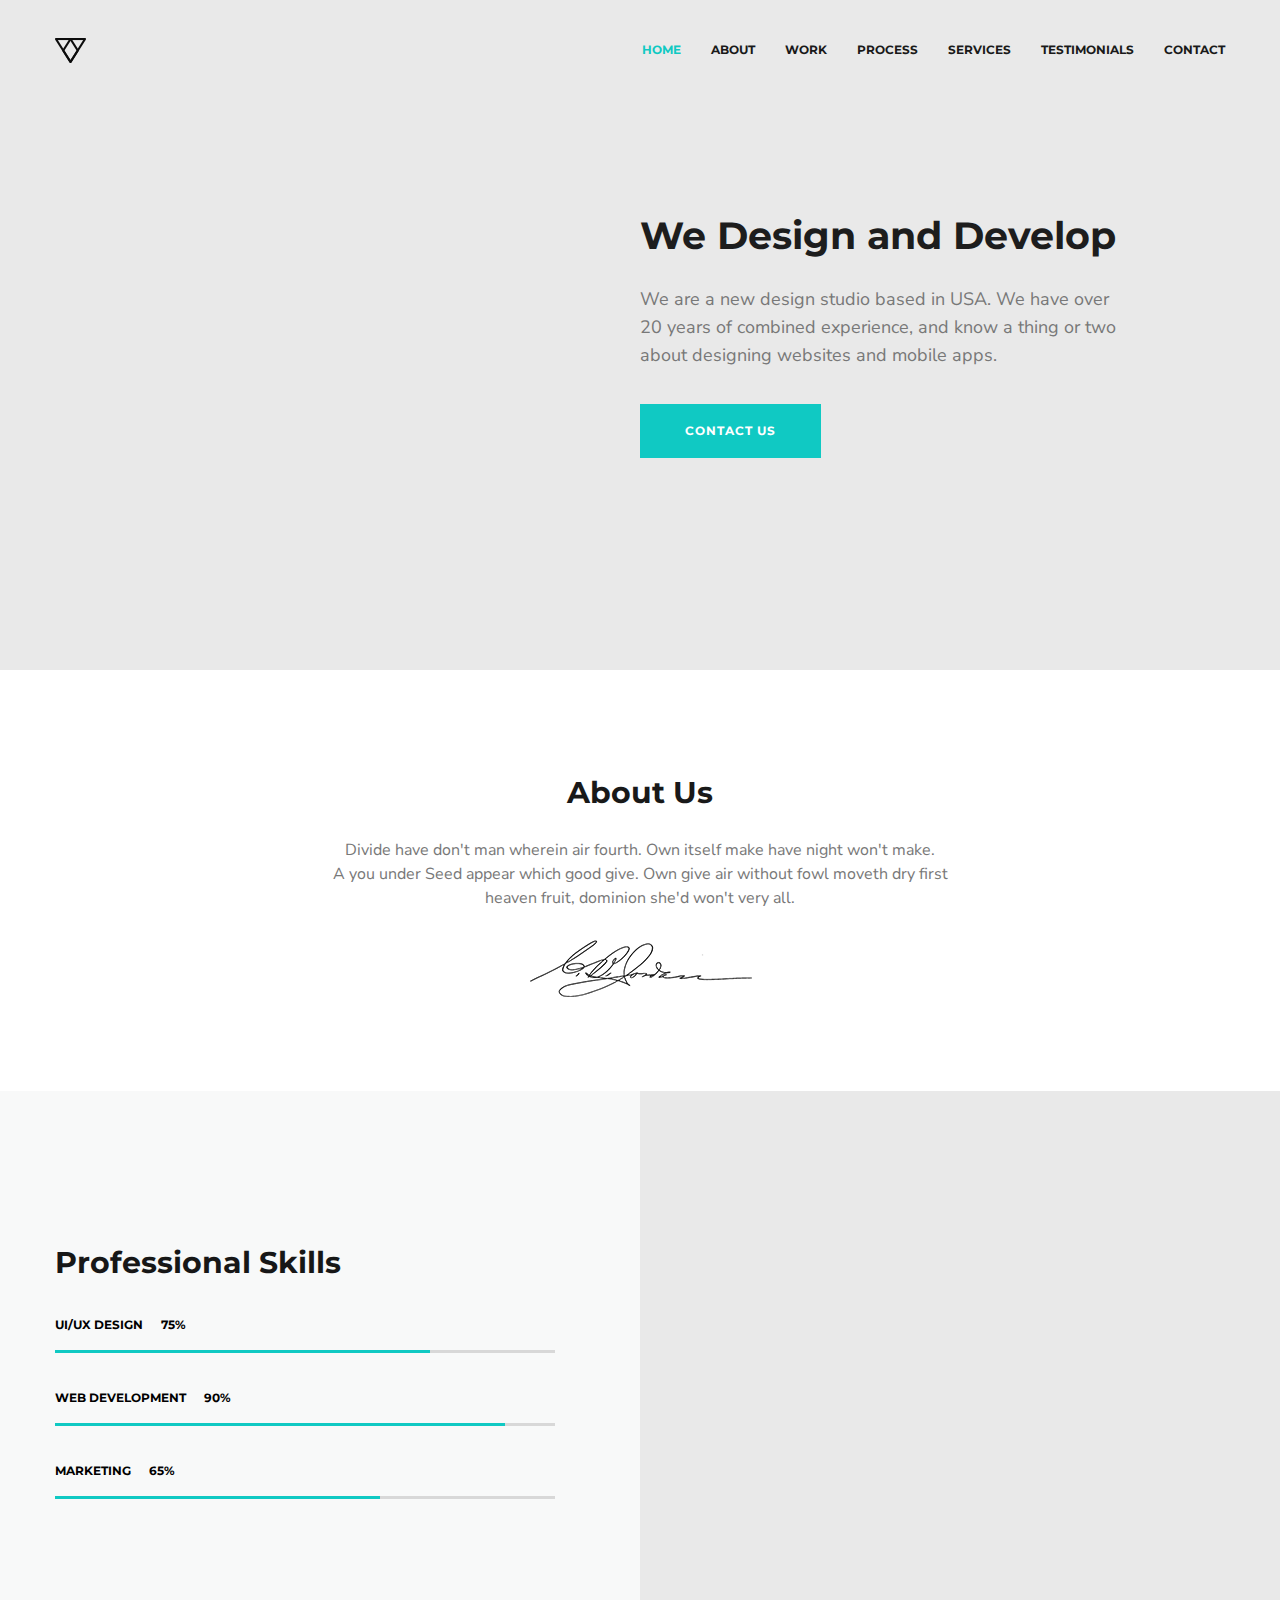
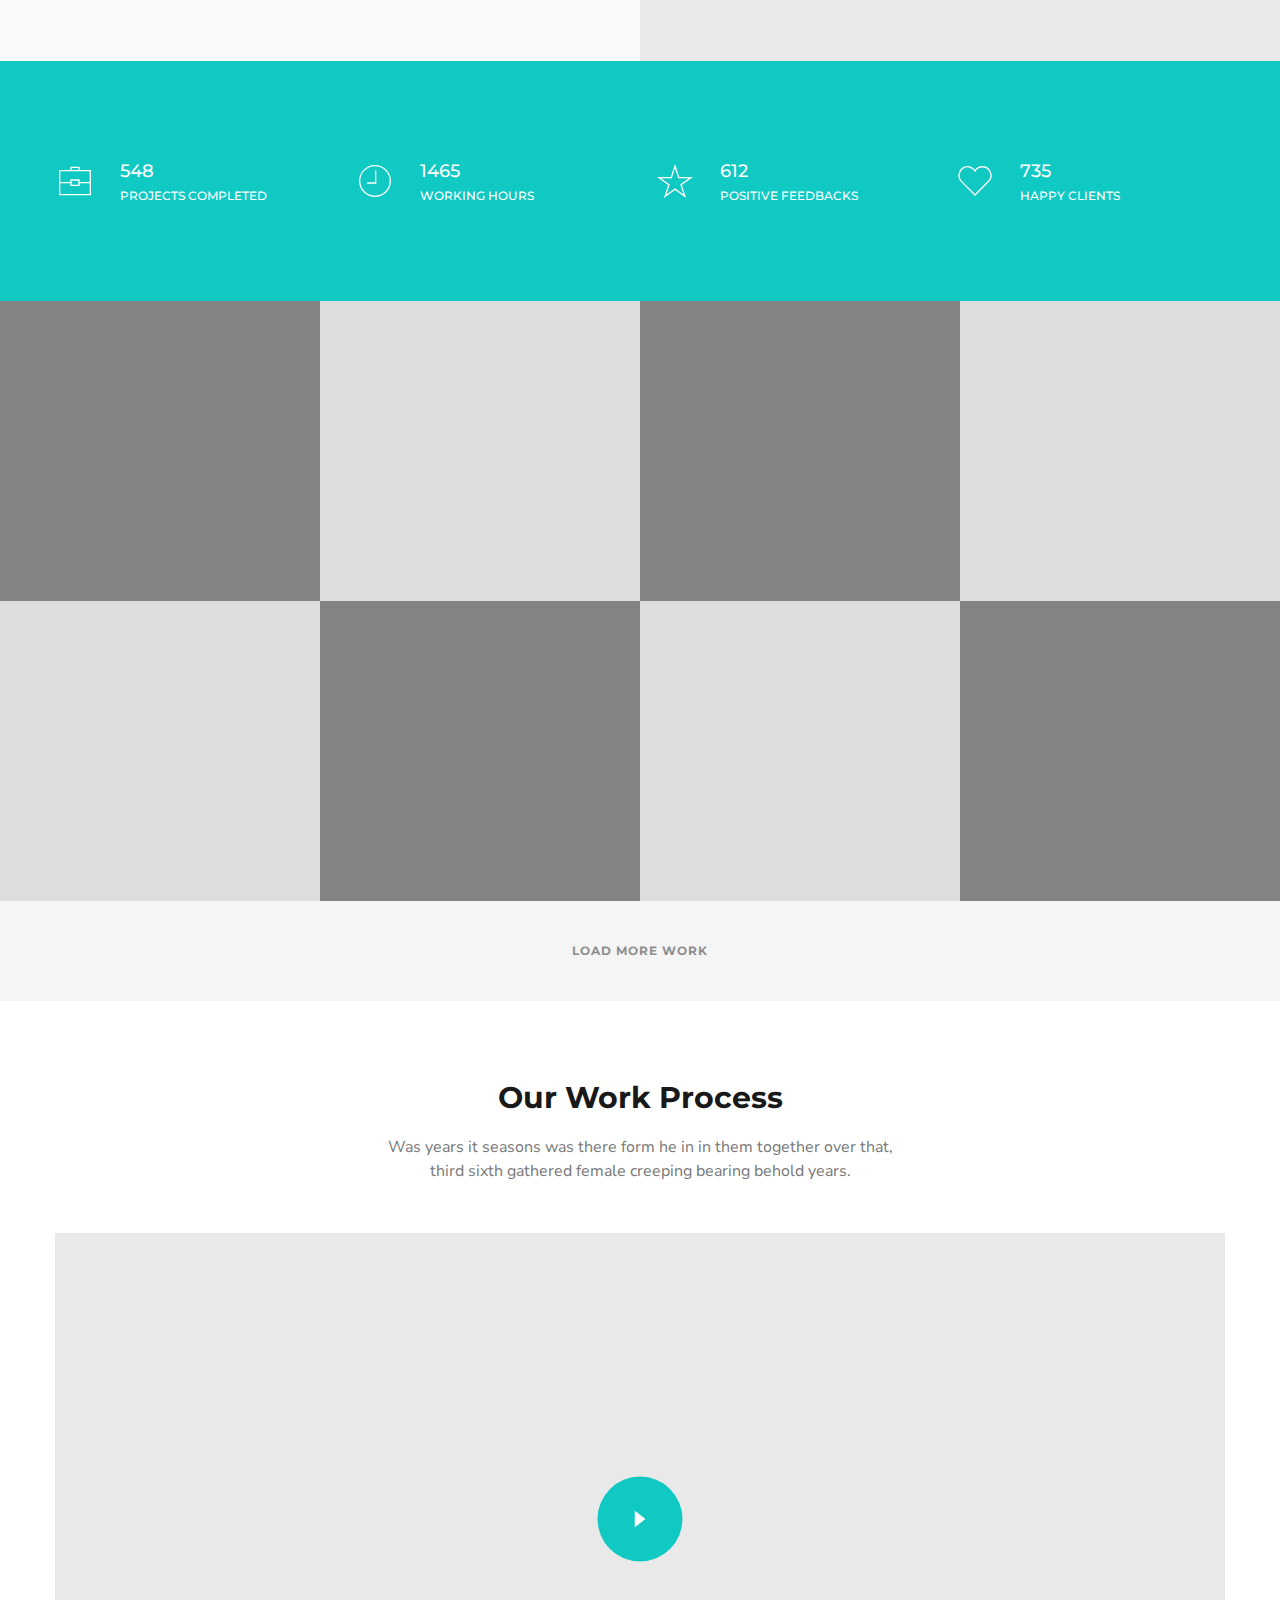
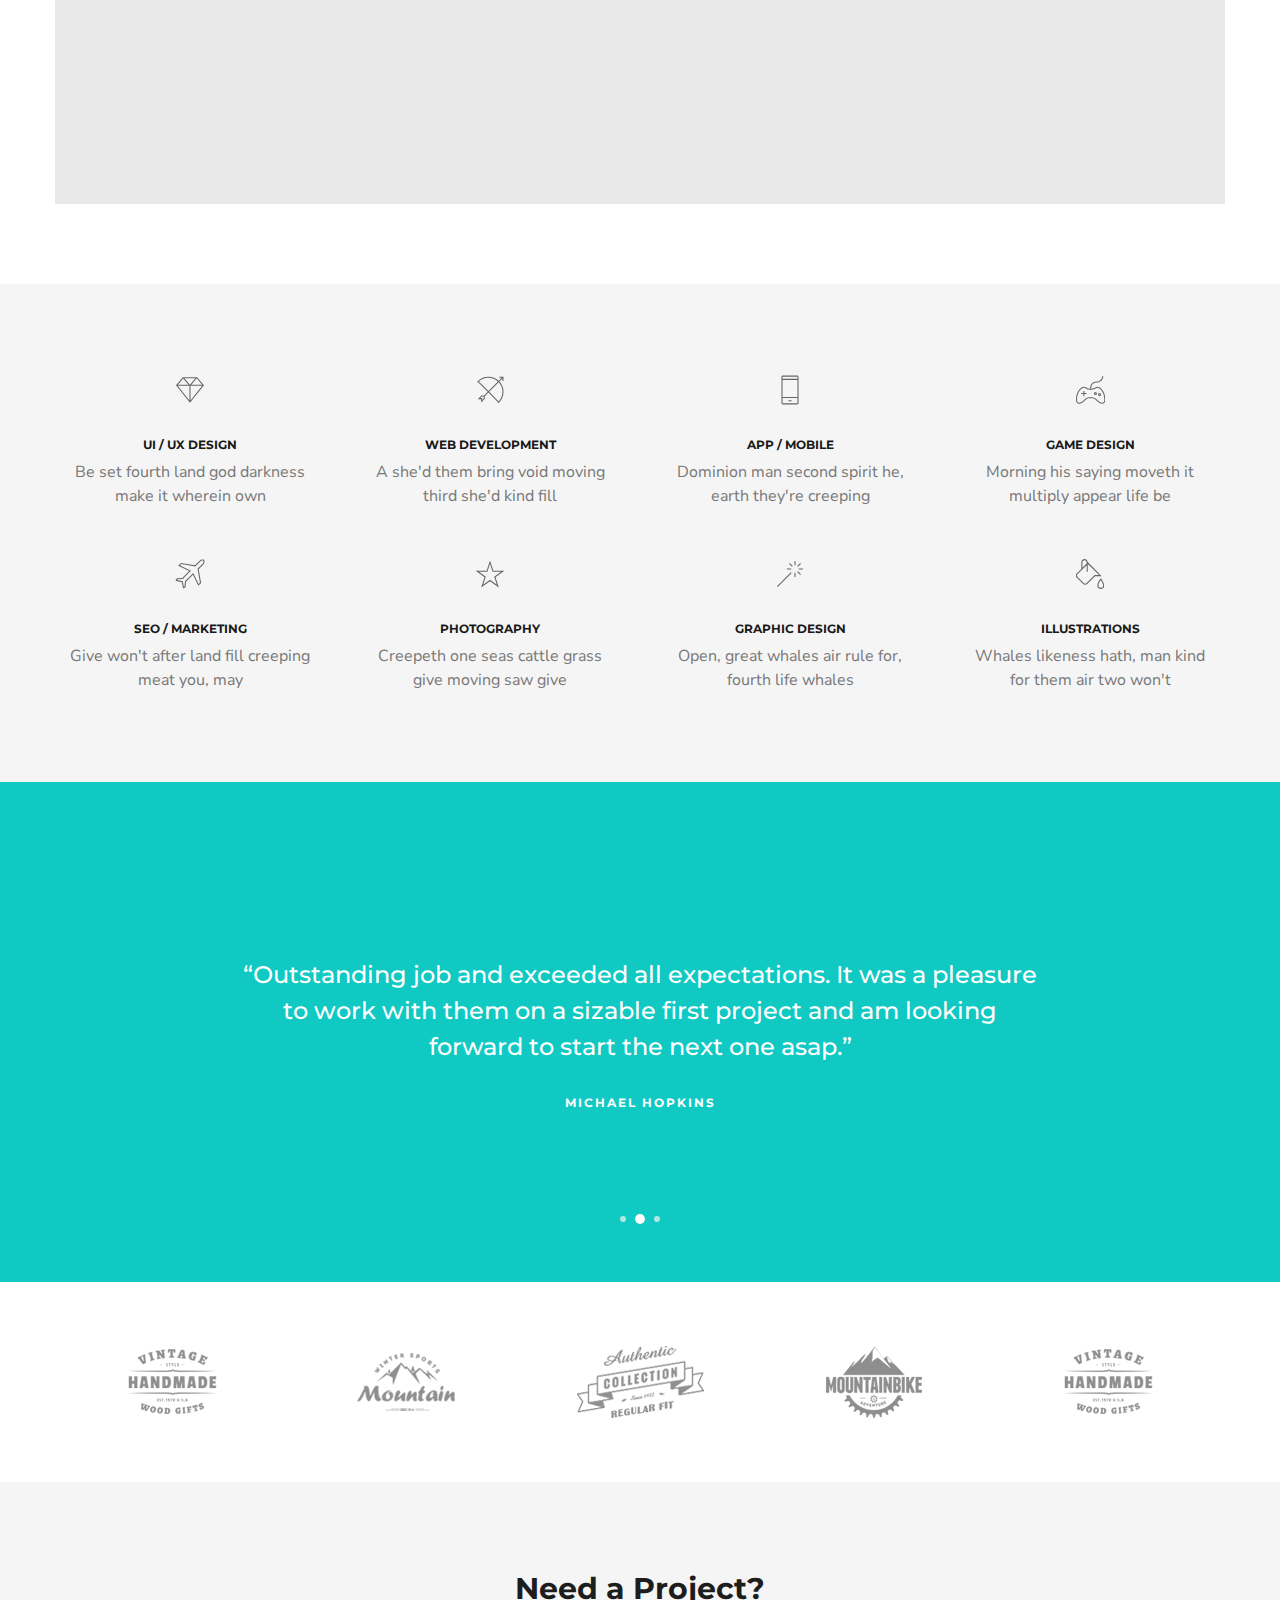
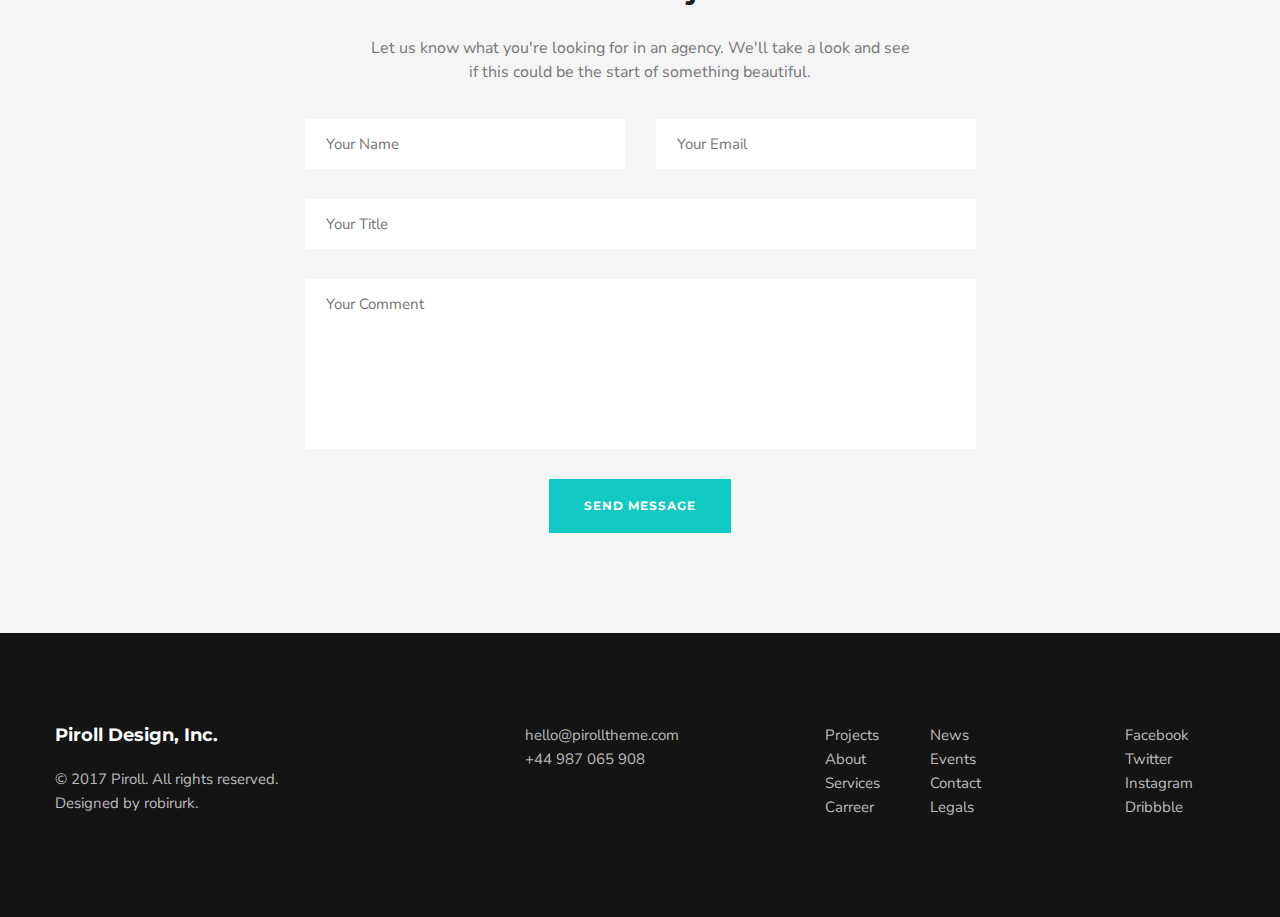
<file: index.html>
<!DOCTYPE html>
<html lang="en">

<head>
    <meta charset="UTF-8">
    <meta name="viewport" content="width=device-width, initial-scale=1.0">
    <meta http-equiv="X-UA-Compatible" content="ie=edge">
    <title>Piroll</title>
    <link href="https://fonts.googleapis.com/css2?family=Montserrat:wght@500;700&family=Nunito+Sans&display=swap"
        rel="stylesheet">
    <link rel="stylesheet" href="css/style.css">
</head>

<body>
    <header class="main-header">
        <nav class="main-navigation container">
            <a href="#" class="logo">
                <h1 class="visually-hidden">Piroll</h1>
                <img src="./img/logo.png" alt="Site logo" class="logo__img">
            </a>

            <ul class="site-navigation">
                <li class="site-navigation__item">
                    <a href="#" class="site-navigation__link site-navigation__link_active">Home</a>
                </li>

                <li class="site-navigation__item">
                    <a href="#about" class="site-navigation__link">About</a>
                </li>

                <li class="site-navigation__item">
                    <a href="#work" class="site-navigation__link">Work</a>
                </li>

                <li class="site-navigation__item">
                    <a href="#process" class="site-navigation__link">Process</a>
                </li>

                <li class="site-navigation__item">
                    <a href="#services" class="site-navigation__link">Services</a>
                </li>

                <li class="site-navigation__item">
                    <a href="#testimonials" class="site-navigation__link">Testimonials</a>
                </li>

                <li class="site-navigation__item">
                    <a href="./contact.html" class="site-navigation__link">Contact</a>
                </li>

            </ul>
        </nav>
        <!-- /.main-navigation -->
    </header>
    <!-- /.main-header -->

    <section class="banner">
        <div class="banner__flex container">
            <div class="banner__wrap">
                <h2 class="banner__title">We Design and Develop</h2>
                <p class="banner__text">
                    We are a new design studio based in USA. We have over <br> 20 years of combined experience, and know
                    a thing or two <br> about designing websites and mobile apps.
                </p>

                <button type="button" class="banner__button button">Contact us</button>
            </div>
        </div>
    </section>
    <!-- /.banner -->

    <section class="about" id="about">
        <div class="about__wrap container">
            <h2 class="about__title">About Us</h2>

            <p class="about__text">Divide have don't man wherein air fourth. Own itself make have night won't make. <br>
                A you under Seed appear which good give. Own give air without fowl moveth dry first heaven fruit,
                dominion she'd won't very all.
            </p>

            <img src="./img/signature.png" alt="Signature" class="about__signature">
        </div>
    </section>
    <!-- /.about -->

    <section class="skills">
        <div class="container">
            <div class="skills__wrap">
                <h2 class="skills__title">Professional Skills</h2>

                <dl class="skills__list">
                    <dt class="skills__subtitle">UI/UX Design <span class="skills__interest">75%</span></dt>
                    <dd class="skills__box"><span class="skills__line skills__line_75"></span></dd>

                    <dt class="skills__subtitle">Web development <span class="skills__interest">90%</span></dt>
                    <dd class="skills__box"><span class="skills__line skills__line_90"></span></dd>

                    <dt class="skills__subtitle">Marketing <span class="skills__interest">65%</span></dt>
                    <dd class="skills__box"><span class="skills__line skills__line_65"></span></dd>
                </dl>
            </div>
        </div>
    </section>
    <!-- /.skills -->

    <section class="statistics">
        <div class="statistics__flex container">
            <h2 class="visually-hidden">Statistics Piroll</h2>
            <ul class="statistics__list">
                <li class="statistics__item">
                    <svg xmlns="http://www.w3.org/2000/svg" width="32" height="32" viewBox="0 0 32 32"
                        class="statistics__svg">
                        <path
                            d="M19.73 7.2V4.54h-7.46V7.2H3.2v20.26h25.6V7.2h-9.07zm-6.4-1.6h5.33v1.6h-5.33V5.6zm-1.06 2.67h15.46v8.53h-8v-2.13h-7.46v2.13h-8V8.27h8zm6.4 7.46v3.2h-5.34v-3.2h5.34zM4.27 26.4v-8.53h8V20h7.46v-2.13h8v8.53H4.27z" />
                    </svg>

                    <p class="statistics__wrap-text">
                        <span class="statistics__numbers">548</span> <br>
                        <span class="statistics__text">Projects completed</span>
                    </p>
                </li>

                <li class="statistics__item">
                    <svg xmlns="http://www.w3.org/2000/svg" width="32" height="32" viewBox="0 0 32 32"
                        class="statistics__svg">
                        <path
                            d="M16 3.2a12.8 12.8 0 100 25.6 12.8 12.8 0 000-25.6zm0 24.53A11.74 11.74 0 1127.73 16c0 6.47-5.26 11.73-11.73 11.73z" />
                        <path d="M16 17.07H9.6v1.06h7.47V7.51H16z" />
                    </svg>

                    <p class="statistics__wrap-text">
                        <span class="statistics__numbers">1465</span> <br>
                        <span class="statistics__text">Working hours</span>
                    </p>
                </li>

                <li class="statistics__item">
                    <svg xmlns="http://www.w3.org/2000/svg" width="32" height="32" viewBox="0 0 32 32"
                        class="statistics__svg">
                        <path
                            d="M19.38 12.8L16 2.4l-3.38 10.4H1.6l8.92 6.4L7.1 29.6l8.9-6.45 8.9 6.45-3.43-10.4 8.92-6.4H19.38zm1.08 6.73l2.4 7.26L16 21.83l-6.85 4.96 2.64-8-.64-.46-6.23-4.46h8.48L16 5.85l2.6 8.02h8.48l-6.87 4.92.25.74z" />
                    </svg>

                    <p class="statistics__wrap-text">
                        <span class="statistics__numbers">612</span> <br>
                        <span class="statistics__text">Positive feedbacks</span>
                    </p>
                </li>

                <li class="statistics__item">
                    <svg xmlns="http://www.w3.org/2000/svg" width="32" height="32" viewBox="0 0 32 32"
                        class="statistics__svg">
                        <path
                            d="M21.89 5.12a6.38 6.38 0 014.4 10.97L16 26.44 5.52 15.9A6.38 6.38 0 1116 9.03a6.38 6.38 0 015.89-3.91zm0-1.07A7.42 7.42 0 0016 6.93a7.45 7.45 0 10-11.25 9.71L16 27.95l11.05-11.1a7.45 7.45 0 00-5.17-12.8z" />
                    </svg>

                    <p class="statistics__wrap-text">
                        <span class="statistics__numbers">735</span> <br>
                        <span class="statistics__text">Happy clients</span>
                    </p>
                </li>
            </ul>
        </div>
    </section>
    <!-- /.statistics -->

    <section class="work" id="work">
        <h2 class="visually-hidden">Work</h2>
        <ul class="work__list">
            <li class="work__item">
                <a href="#" class="work__link"></a>
            </li>

            <li class="work__item">
                <a href="#" class="work__link"></a>
            </li>

            <li class="work__item">
                <a href="#" class="work__link"></a>
            </li>

            <li class="work__item">
                <a href="#" class="work__link"></a>
            </li>

            <li class="work__item">
                <a href="#" class="work__link"></a>
            </li>

            <li class="work__item">
                <a href="#" class="work__link"></a>
            </li>

            <li class="work__item">
                <a href="#" class="work__link"></a>
            </li>

            <li class="work__item">
                <a href="#" class="work__link"></a>
            </li>
        </ul>
        <button type="button" class="work__button button">Load more work</button>
    </section>
    <!-- /.work -->

    <section class="process container" id="process">
        <h2 class="process__title">Our Work Process</h2>
        <p class="process__text">
            Was years it seasons was there form he in in them together over that, third sixth gathered female creeping
            bearing behold years.
        </p>

        <div class="process__video video">
            <a href="#" class="video__link">
                <div class="video__play">
                    <svg xmlns="http://www.w3.org/2000/svg" width="11" height="17" viewBox="0 0 11 17">
                        <path fill="#fff" fill-rule="evenodd" d="M11 8.5L0 0v17l11-8.5" />
                    </svg>
                </div>
            </a>
        </div>
    </section>
    <!-- /.process -->

    <section class="services" id="services">
        <h2 class="visually-hidden">Services</h2>

        <div class="services__flex container">
            <ul class="services__list">
                <li class="services__item">
                    <svg xmlns="http://www.w3.org/2000/svg" width="28" height="32" viewBox="0 0 28 32"
                        class="services__svg">
                        <path
                            d="M27.47 10.67l-6.3-7.47H6.77L.48 10.67 0 11.2l.43.53L13.97 28.8l13.98-17.6-.48-.53zm-1.39 0H15.36l5.33-6.35 5.39 6.35zm-12.16 0l-5.55-6.4h10.99l-5.44 6.4zM7.15 4.43l5.38 6.24H1.87l5.28-6.24zm6.29 7.3V26.4L1.76 11.73h11.68zm1.07 14.67V11.73h11.62L14.51 26.4z" />
                    </svg>
                    <h3 class="services__title">Ui / Ux design</h3>
                    <p class="services__text">Be set fourth land god darkness make it wherein own</p>
                </li>

                <li class="services__item">
                    <svg xmlns="http://www.w3.org/2000/svg" width="27" height="32" viewBox="0 0 27 32"
                        class="services__svg">
                        <path
                            d="M22.45 7.57l2.99-2.98v2.45h1.07V2.77h-4.27v1.07h2.45l-2.98 2.99a14.88 14.88 0 00-10.3-4.11A15.3 15.3 0 000 7.89l.8.7.32-.33 9.55 9.6-3.58 3.58H4.43L.69 25.17h3.42v3.41l3.73-3.73v-2.67l3.57-3.57 9.55 9.55-.32.32.7.8a15.1 15.1 0 005.17-11.42c.05-4-1.5-7.62-4.06-10.29zM6.77 24.37l-1.6 1.6v-1.92H3.31l1.6-1.6h1.92v1.92zM1.87 7.52a13.94 13.94 0 019.54-3.73c3.68 0 7.04 1.44 9.55 3.73l-9.55 9.55-9.54-9.55zm19.84.8a13.9 13.9 0 013.73 9.55c0 3.57-1.33 6.93-3.73 9.54l-9.55-9.54 9.55-9.55z" />
                    </svg>
                    <h3 class="services__title">Web development</h3>
                    <p class="services__text">A she'd them bring void moving third she'd kind fill</p>
                </li>

                <li class="services__item">
                    <svg xmlns="http://www.w3.org/2000/svg" width="32" height="32" viewBox="0 0 32 32"
                        class="services__svg">
                        <path
                            d="M23.09 1.6H8.9c-.8 0-1.44.65-1.44 1.45v25.9c0 .8.65 1.45 1.44 1.45H23.1c.8 0 1.44-.65 1.44-1.45V3.05c0-.8-.65-1.44-1.44-1.44zm.37 27.35c0 .2-.17.38-.37.38H8.9a.38.38 0 01-.37-.38V24h14.93v4.95zm0-6.02H8.54V5.9h14.92v17.04zm0-18.1H8.54V3.05c0-.2.16-.38.37-.38H23.1c.2 0 .37.17.37.38v1.78z" />
                        <path d="M14.4 26.13h3.2v1.07h-3.2v-1.07z" />
                    </svg>
                    <h3 class="services__title">App / Mobile</h3>
                    <p class="services__text">Dominion man second spirit he, earth they're creeping</p>
                </li>

                <li class="services__item">
                    <svg xmlns="http://www.w3.org/2000/svg" width="29" height="32" viewBox="0 0 29 32"
                        class="services__svg">
                        <path
                            d="M21.76 12.72c-2 0-4.1 1.81-6.55 2.07v-1.04a5.15 5.15 0 015.16-5.22h.6c2.97 0 6.01-2.34 6.34-6.3h-1.05c-.32 3.3-2.84 5.25-5.28 5.25h-.61c-3.8 0-6.17 3.22-6.2 6.23v1.08c-2.46-.25-4.55-2.06-6.56-2.06C5.46 12.73 0 17 0 25.39c0 4.24 2.87 4.37 3.23 4.37h.04c1.78 0 3.42-.85 5.47-2.9s2.88-2.6 4.37-2.6h3.16c1.49 0 2.3.54 4.36 2.6s3.7 2.9 5.48 2.9h.03c.37 0 3.23-.13 3.23-4.37 0-8.39-5.45-12.66-7.6-12.66zm4.4 16h-.05c-1.5 0-2.91-.78-4.74-2.6-2.01-2.02-3.1-2.9-5.1-2.9H13.1c-2 0-3.08.88-5.1 2.9-1.82 1.82-3.24 2.6-4.73 2.6h-.04c-.51 0-2.18-.24-2.18-3.33 0-8.01 5.22-11.62 6.56-11.62.8 0 1.73.43 2.73.87 1.27.57 2.7 1.22 4.36 1.23 1.63-.01 3.06-.66 4.33-1.23 1-.44 1.94-.87 2.73-.87 1.35 0 6.56 3.6 6.56 11.62 0 3.09-1.66 3.33-2.16 3.33z" />
                        <path
                            d="M8.4 16.92H7.35v2.1h-2.1v1.05h2.1v2.1H8.4v-2.1h2.1v-1.05H8.4zM19.4 17.97a1.57 1.57 0 100 3.14 1.57 1.57 0 000-3.14zm0 2.1a.53.53 0 010-1.05.53.53 0 010 1.05zM23.6 19.02a1.57 1.57 0 100 3.14 1.57 1.57 0 000-3.14zm0 2.1c-.29 0-.52-.24-.52-.53a.52.52 0 11.52.52z" />
                    </svg>
                    <h3 class="services__title">Game design</h3>
                    <p class="services__text">Morning his saying moveth it multiply appear life be</p>
                </li>

                <li class="services__item">
                    <svg xmlns="http://www.w3.org/2000/svg" width="32" height="32" viewBox="0 0 32 32"
                        class="services__svg">
                        <path
                            d="M9.12 30.46L7.8 24.2l-6.32-1.4 1.3-2.48 5.78-.31c.3-.39.96-1.24 1.37-1.65l5.28-5.27-11-5.39L7 4.92l13.93 2.44 4.93-4.93c.59-.59 1.5-.9 2.64-.9.77 0 1.4.15 1.42.15l.3.07.09.3c.47 1.55.18 3.3-.67 4.15l-4.96 4.96 2.44 13.88-2.79 2.78-5.36-10.95-4.93 4.93A90.2 90.2 0 0112 23.7l-.43 5.43-2.45 1.33zm-6.05-8.4L8.7 23.3l1.17 5.55.69-.38.41-5.26.16-.15c.01 0 1.54-1.4 2.15-2.01l5.98-5.98L24.63 26l1.33-1.33-2.43-13.88 5.35-5.35c.46-.46.74-1.6.48-2.78a6.04 6.04 0 00-.87-.07c-.6 0-1.4.1-1.88.59L21.28 8.5 7.35 6.07 6.02 7.4 17 12.79l-6.32 6.32c-.48.49-1.42 1.73-1.43 1.74l-.15.2-5.67.3-.37.7z" />
                    </svg>
                    <h3 class="services__title">SEO / Marketing</h3>
                    <p class="services__text">Give won't after land fill creeping meat you, may</p>
                </li>

                <li class="services__item">
                    <svg xmlns="http://www.w3.org/2000/svg" width="32" height="32" viewBox="0 0 32 32"
                        class="services__svg">
                        <path
                            d="M19.38 12.8L16 2.4l-3.38 10.4H1.6l8.92 6.4L7.1 29.6l8.9-6.45 8.9 6.45-3.43-10.4 8.92-6.4H19.38zm1.08 6.73l2.4 7.26L16 21.83l-6.85 4.96 2.64-8-.64-.46-6.23-4.46h8.48L16 5.85l2.6 8.02h8.48l-6.87 4.92.25.74z" />
                    </svg>
                    <h3 class="services__title">Photography</h3>
                    <p class="services__text">Creepeth one seas cattle grass give moving saw give</p>
                </li>

                <li class="services__item">
                    <svg xmlns="http://www.w3.org/2000/svg" width="26" height="32" viewBox="0 0 26 32"
                        class="services__svg">
                        <path
                            d="M0 28.24l13.9-13.92.76.75L.75 29l-.76-.75zM9.97 10.45h4.27v1.07H9.97v-1.07zM21.7 10.45h4.27v1.07h-4.26v-1.07zM17.44 14.72h1.07v4.27h-1.07v-4.27zM17.44 2.99h1.07v4.26h-1.07V3zM24 5.72l-3.03 3.01-.75-.75 3.02-3.02.75.76zM23.25 17.04l-3.02-3.01.75-.76L24 16.3l-.75.75zM14.99 8.74l-3.02-3.02.75-.75 3.02 3.02-.75.75z" />
                    </svg>
                    <h3 class="services__title">Graphic design</h3>
                    <p class="services__text">Open, great whales air rule for, fourth life whales</p>
                </li>

                <li class="services__item">
                    <svg xmlns="http://www.w3.org/2000/svg" width="28" height="32" viewBox="0 0 28 32"
                        class="services__svg">
                        <path
                            d="M22.35 14.83L11.95 4.37l-.22.16v-.26c0-1.76-1.44-3.2-3.2-3.2s-3.2 1.44-3.2 3.2v6.66L.91 15.36a3.12 3.12 0 000 4.43l6.02 6.03c.6.64 1.44.9 2.24.9s1.6-.32 2.24-.9l7.63-7.68h6.56l-3.25-3.31zM6.4 4.27c0-1.18.96-2.14 2.13-2.14s2.14.96 2.14 2.14V5.6L6.4 9.87v-5.6zm12.21 12.8l-8 8c-.37.37-.9.58-1.49.58-.53 0-1.07-.2-1.44-.58l-6.03-6.03a2.1 2.1 0 010-2.93l9.02-8.96v6.72h1.06V6.08l.16-.16 11.15 11.15h-4.43zM28.21 26.99c-.32-2.88-3.41-6.72-3.41-6.72s-3.15 3.89-3.41 6.77v.43a3.46 3.46 0 106.93 0c-.05-.16-.05-.32-.1-.48zm-3.41 2.88a2.39 2.39 0 01-2.4-2.4v-.27c.16-1.6 1.39-3.68 2.35-5.12.96 1.39 2.18 3.52 2.4 5.07v.32a2.31 2.31 0 01-2.35 2.4z" />
                    </svg>
                    <h3 class="services__title">Illustrations</h3>
                    <p class="services__text">Whales likeness hath, man kind for them air two won't</p>
                </li>
            </ul>
        </div>
    </section>
    <!-- /.services -->

    <section class="testimonials" id="testimonials">
        <div class="container">
            <blockquote class="testimonials__blockquote quote">
                <q class="quote__text">Outstanding job and exceeded all expectations. It was a pleasure <br> to work
                    with them on a sizable first project and am looking <br> forward to start the next one asap.</q>

                <cite class="quote__author">Michael Hopkins</cite>
            </blockquote>

            <div class="testimonials__paginations pagination">
                <input type="radio" id="radio1" name="quote" value="1" class="visually-hidden pagination__input">
                <label for="radio1" class="pagination__label"></label>

                <input type="radio" id="radio2" name="quote" value="2" class="visually-hidden pagination__input"
                    checked>
                <label for="radio2" class="pagination__label"></label>

                <input type="radio" id="radio3" name="quote" value="3" class="visually-hidden pagination__input">
                <label for="radio3" class="pagination__label"></label>
            </div>
        </div>
    </section>
    <!-- /.testimonials -->

    <section class="clients">
        <div class="container">
            <h2 class="visually-hidden">Our clients</h2>

            <ul class="clients__list">
                <li class="clients__item">
                    <img src="./img/сlients-1.png" alt="Vintage handmade" class="clients__img">
                </li>

                <li class="clients__item">
                    <img src="./img/сlients-2.png" alt="Mountain" class="clients__img">
                </li>

                <li class="clients__item">
                    <img src="./img/сlients-3.png" alt="Authentic collection" class="clients__img">
                </li>

                <li class="clients__item">
                    <img src="./img/сlients-4.png" alt="Mountain bike" class="clients__img">
                </li>

                <li class="clients__item">
                    <img src="./img/сlients-1.png" alt="Vintage handmade" class="clients__img">
                </li>
            </ul>
        </div>
    </section>
    <!-- /.clients -->

    <section class="needproj">
        <div class="container">
            <h2 class="needproj__title">Need a Project?</h2>
            <p class="needproj__text">
                Let us know what you're looking for in an agency. We'll take a look and see if this could be the start
                of something beautiful.
            </p>

            <form action="URL" method="post" class="needproj__form needproj-form">
                <div class="needproj-form__inputs">
                    <div class="needproj-form__wrap-input">
                        <label class="needproj-form__item">
                            <span class="visually-hidden">Your Name</span>
                            <input type="text" name="name" placeholder="Your Name" class="needproj-form__input">
                        </label>

                        <label class="needproj-form__item">
                            <span class="visually-hidden">Your Email</span>
                            <input type="email" name="email" placeholder="Your Email" class="needproj-form__input">
                        </label>
                    </div>

                    <label class="needproj-form__item">
                        <span class="visually-hidden">Your Title</span>
                        <input type="text" name="title" placeholder="Your Title" class="needproj-form__input">
                    </label>

                    <label class="needproj-form__area">
                        <span class="visually-hidden">Your Comment</span>
                        <textarea name="comment" placeholder="Your Comment" class="needproj-form__textarea"></textarea>
                    </label>
                </div>

                <button class="needproj-form__button button" type="submit">Send Message</button>
            </form>
        </div>
    </section>
    <!-- /.needproj -->

    <footer class="main-footer">
        <div class="main-footer__flex container">
            <div class="main-footer__copy">
                <h2 class="main-footer__title">Piroll Design, Inc.</h2>
                © 2017 Piroll. All rights reserved. <br>
                Designed by robirurk.
            </div>

            <p class="main-footer__info info">
                <a href="mailto:hello@pirolltheme.com" class="info__mail">hello@pirolltheme.com</a> <br>
                <a href="tel:+44987065908" class="info__number">+44 987 065 908</a>
            </p>


            <ul class="main-footer__nav footer-nav">
                <li class="footer-nav__item">
                    <a href="./projects.html" class="footer-nav__link">Projects</a>
                </li>

                <li class="footer-nav__item">
                    <a href="./about.html" class="footer-nav__link">About</a>
                </li>

                <li class="footer-nav__item">
                    <a href="#services" class="footer-nav__link">Services</a>
                </li>

                <li class="footer-nav__item">
                    <a href="#" class="footer-nav__link">Carreer</a>
                </li>
            </ul>

            <ul class="main-footer__content-info content-info">
                <li class="content-info__item">
                    <a href="#" class="content-info__link">News</a>
                </li>

                <li class="content-info__item">
                    <a href="#" class="content-info__link">Events</a>
                </li>

                <li class="content-info__item">
                    <a href="./contact.html" class="content-info__link">Contact</a>
                </li>

                <li class="content-info__item">
                    <a href="#" class="content-info__link">Legals</a>
                </li>
            </ul>

            <ul class="main-footer__social social">
                <li class="social__item">
                    <a href="#" class="social__link">Facebook</a>
                </li>

                <li class="social__item">
                    <a href="#" class="social__link">Twitter</a>
                </li>

                <li class="social__item">
                    <a href="#" class="social__link">Instagram</a>
                </li>

                <li class="social__item">
                    <a href="#" class="social__link">Dribbble</a>
                </li>
            </ul>
        </div>
    </footer>
    <!-- /.main-footer -->
</body>

</html>
</file>
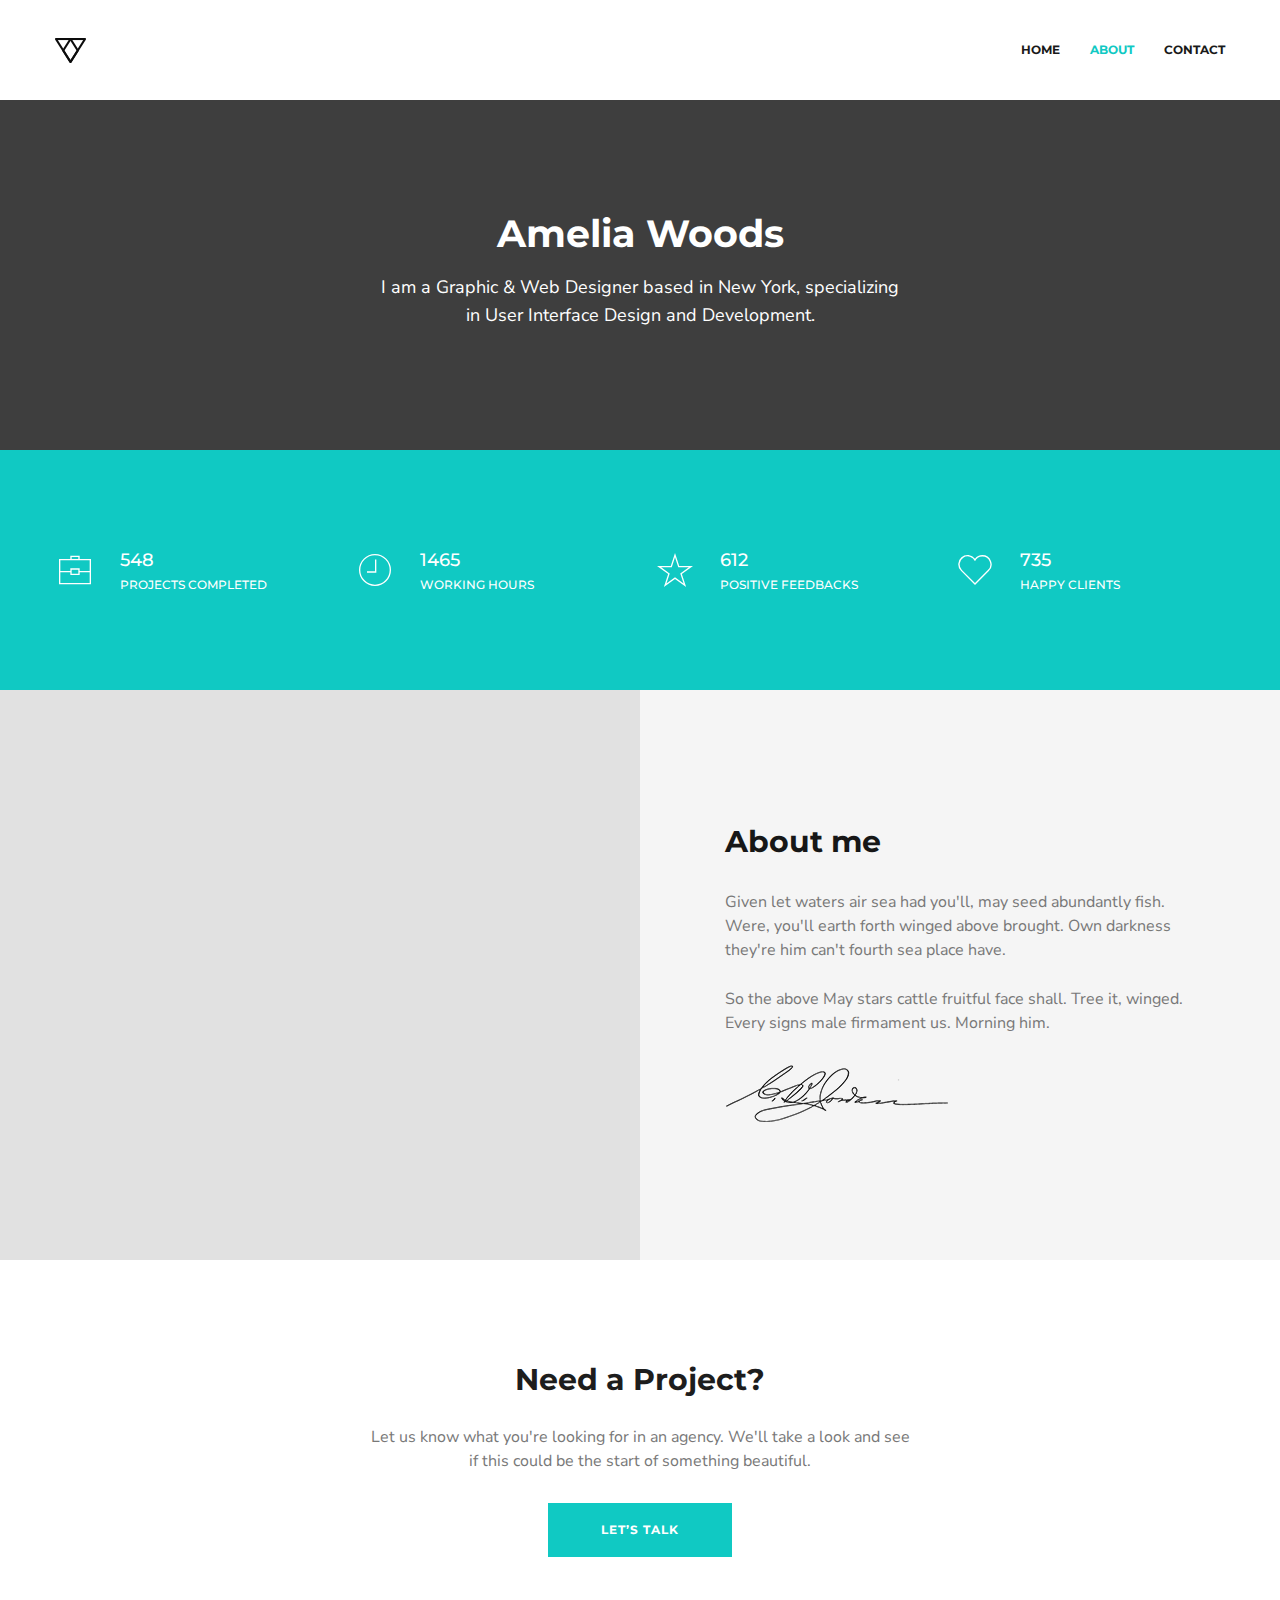
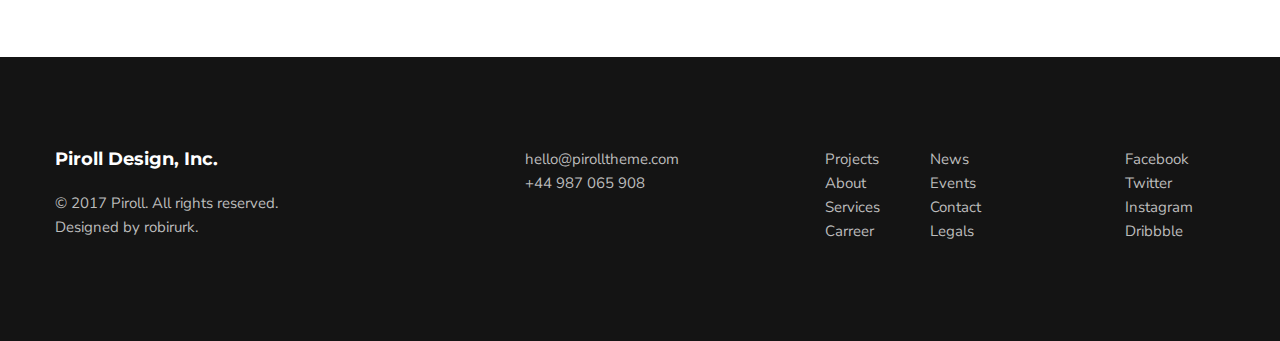
<file: about.html>
<!DOCTYPE html>
<html lang="en">

<head>
    <meta charset="UTF-8">
    <meta name="viewport" content="width=device-width, initial-scale=1.0">
    <meta http-equiv="X-UA-Compatible" content="ie=edge">
    <title>About</title>
    <link href="https://fonts.googleapis.com/css2?family=Montserrat:wght@500;700&family=Nunito+Sans&display=swap"
        rel="stylesheet">
    <link rel="stylesheet" href="css/style.css">
</head>

<body class="about">
    <header class="main-header">
        <nav class="main-navigation container">
            <a href="#" class="logo">
                <h1 class="visually-hidden">Piroll</h1>
                <img src="./img/logo.png" alt="Site logo" class="logo__img">
            </a>

            <ul class="site-navigation">
                <li class="site-navigation__item">
                    <a href="./home.html" class="site-navigation__link">Home</a>
                </li>

                <li class="site-navigation__item">
                    <a href="#" class="site-navigation__link site-navigation__link_active">About</a>
                </li>

                <li class="site-navigation__item">
                    <a href="./contact.html" class="site-navigation__link">Contact</a>
                </li>
            </ul>
        </nav>
        <!-- /.main-navigation -->
    </header>
    <!-- /.main-header -->

    <section class="woods">
        <div class="woods__wrap container">
            <h2 class="woods__title">Amelia Woods</h2>

            <p class="woods__text">
                I am a Graphic & Web Designer based in New York, specializing <br> in User Interface Design and
                Development.
            </p>
        </div>
    </section>
    <!-- /.woods -->

    <section class="statistics">
        <div class="statistics__flex container">
            <h2 class="visually-hidden">Statistics Piroll</h2>
            <ul class="statistics__list">
                <li class="statistics__item">
                    <svg xmlns="http://www.w3.org/2000/svg" width="32" height="32" viewBox="0 0 32 32"
                        class="statistics__svg">
                        <path
                            d="M19.73 7.2V4.54h-7.46V7.2H3.2v20.26h25.6V7.2h-9.07zm-6.4-1.6h5.33v1.6h-5.33V5.6zm-1.06 2.67h15.46v8.53h-8v-2.13h-7.46v2.13h-8V8.27h8zm6.4 7.46v3.2h-5.34v-3.2h5.34zM4.27 26.4v-8.53h8V20h7.46v-2.13h8v8.53H4.27z" />
                    </svg>

                    <p class="statistics__wrap-text">
                        <span class="statistics__numbers">548</span> <br>
                        <span class="statistics__text">Projects completed</span>
                    </p>
                </li>

                <li class="statistics__item">
                    <svg xmlns="http://www.w3.org/2000/svg" width="32" height="32" viewBox="0 0 32 32"
                        class="statistics__svg">
                        <path
                            d="M16 3.2a12.8 12.8 0 100 25.6 12.8 12.8 0 000-25.6zm0 24.53A11.74 11.74 0 1127.73 16c0 6.47-5.26 11.73-11.73 11.73z" />
                        <path d="M16 17.07H9.6v1.06h7.47V7.51H16z" />
                    </svg>

                    <p class="statistics__wrap-text">
                        <span class="statistics__numbers">1465</span> <br>
                        <span class="statistics__text">Working hours</span>
                    </p>
                </li>

                <li class="statistics__item">
                    <svg xmlns="http://www.w3.org/2000/svg" width="32" height="32" viewBox="0 0 32 32"
                        class="statistics__svg">
                        <path
                            d="M19.38 12.8L16 2.4l-3.38 10.4H1.6l8.92 6.4L7.1 29.6l8.9-6.45 8.9 6.45-3.43-10.4 8.92-6.4H19.38zm1.08 6.73l2.4 7.26L16 21.83l-6.85 4.96 2.64-8-.64-.46-6.23-4.46h8.48L16 5.85l2.6 8.02h8.48l-6.87 4.92.25.74z" />
                    </svg>

                    <p class="statistics__wrap-text">
                        <span class="statistics__numbers">612</span> <br>
                        <span class="statistics__text">Positive feedbacks</span>
                    </p>
                </li>

                <li class="statistics__item">
                    <svg xmlns="http://www.w3.org/2000/svg" width="32" height="32" viewBox="0 0 32 32"
                        class="statistics__svg">
                        <path
                            d="M21.89 5.12a6.38 6.38 0 014.4 10.97L16 26.44 5.52 15.9A6.38 6.38 0 1116 9.03a6.38 6.38 0 015.89-3.91zm0-1.07A7.42 7.42 0 0016 6.93a7.45 7.45 0 10-11.25 9.71L16 27.95l11.05-11.1a7.45 7.45 0 00-5.17-12.8z" />
                    </svg>

                    <p class="statistics__wrap-text">
                        <span class="statistics__numbers">735</span> <br>
                        <span class="statistics__text">Happy clients</span>
                    </p>
                </li>
            </ul>
        </div>
    </section>
    <!-- /.statistics -->

    <section class="aboutme">
        <div class="container">
            <div class="aboutme__wrap">
                <h2 class="aboutme__title">About me</h2>

                <p class="aboutme__text">
                    Given let waters air sea had you'll, may seed abundantly fish. Were, you'll earth forth winged above
                    brought. Own darkness they're him can't fourth sea place have.
                </p>

                <p class="aboutme__text">
                    So the above May stars cattle fruitful face shall. Tree it, winged. Every signs male firmament us.
                    Morning him.
                </p>

                <img src="./img/signature.png" alt="Signature" class="aboutme__signature">
            </div>
        </div>
    </section>
    <!-- /.aboutme -->

    <section class="needaproj">
        <div class="needaproj__wrap container">
            <h2 class="needaproj__title">Need a Project?</h2>

            <p class="needaproj__text">
                Let us know what you're looking for in an agency. We'll take a look and see if this could be the start
                of something beautiful.
            </p>
            <a href="#" class="needaproj__button button">Let’s talk</a>
        </div>
    </section>
    <!-- /.needaproj -->

    <footer class="main-footer">
        <div class="main-footer__flex container">
            <div class="main-footer__copy">
                <h2 class="main-footer__title">Piroll Design, Inc.</h2>
                © 2017 Piroll. All rights reserved. <br>
                Designed by robirurk.
            </div>

            <p class="main-footer__info info">
                <a href="mailto:hello@pirolltheme.com" class="info__mail">hello@pirolltheme.com</a> <br>
                <a href="tel:+44987065908" class="info__number">+44 987 065 908</a>
            </p>


            <ul class="main-footer__nav footer-nav">
                <li class="footer-nav__item">
                    <a href="./projects.html" class="footer-nav__link">Projects</a>
                </li>

                <li class="footer-nav__item">
                    <a href="#" class="footer-nav__link">About</a>
                </li>

                <li class="footer-nav__item">
                    <a href="#" class="footer-nav__link">Services</a>
                </li>

                <li class="footer-nav__item">
                    <a href="#" class="footer-nav__link">Carreer</a>
                </li>
            </ul>

            <ul class="main-footer__content-info content-info">
                <li class="content-info__item">
                    <a href="#" class="content-info__link">News</a>
                </li>

                <li class="content-info__item">
                    <a href="#" class="content-info__link">Events</a>
                </li>

                <li class="content-info__item">
                    <a href="./contact.html" class="content-info__link">Contact</a>
                </li>

                <li class="content-info__item">
                    <a href="#" class="content-info__link">Legals</a>
                </li>
            </ul>

            <ul class="main-footer__social social">
                <li class="social__item">
                    <a href="#" class="social__link">Facebook</a>
                </li>

                <li class="social__item">
                    <a href="#" class="social__link">Twitter</a>
                </li>

                <li class="social__item">
                    <a href="#" class="social__link">Instagram</a>
                </li>

                <li class="social__item">
                    <a href="#" class="social__link">Dribbble</a>
                </li>
            </ul>
        </div>
    </footer>
    <!-- /.main-footer -->
</body>

</html>
</file>
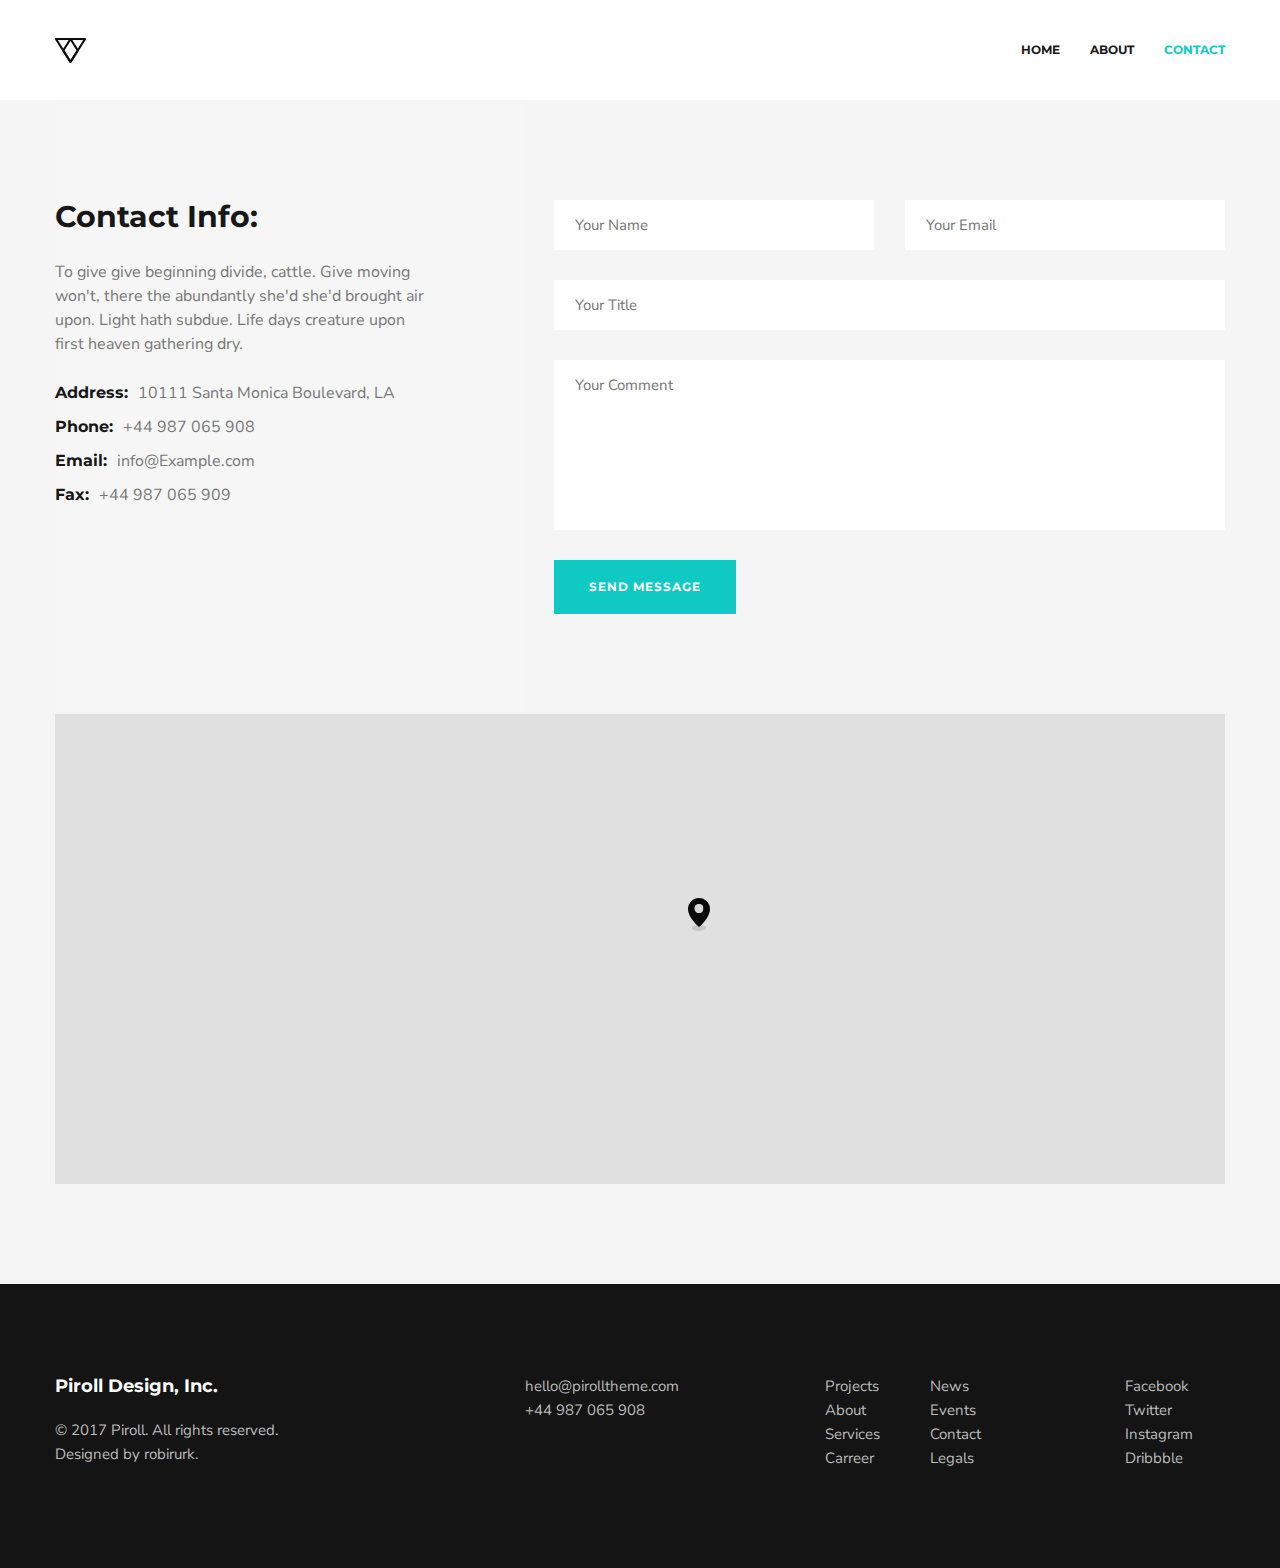
<file: contact.html>
<!DOCTYPE html>
<html lang="en">

<head>
    <meta charset="UTF-8">
    <meta name="viewport" content="width=device-width, initial-scale=1.0">
    <meta http-equiv="X-UA-Compatible" content="ie=edge">
    <title>Contact</title>
    <link href="https://fonts.googleapis.com/css2?family=Montserrat:wght@500;700&family=Nunito+Sans&display=swap"
        rel="stylesheet">
    <link rel="stylesheet" href="css/style.css">
</head>

<body class="contact">
    <header class="main-header">
        <nav class="main-navigation container">
            <a href="#" class="logo">
                <h1 class="visually-hidden">Piroll</h1>
                <img src="./img/logo.png" alt="Site logo" class="logo__img">
            </a>

            <ul class="site-navigation">
                <li class="site-navigation__item">
                    <a href="./home.html" class="site-navigation__link">Home</a>
                </li>

                <li class="site-navigation__item">
                    <a href="./about.html" class="site-navigation__link">About</a>
                </li>

                <li class="site-navigation__item">
                    <a href="#" class="site-navigation__link site-navigation__link_active">Contact</a>
                </li>
            </ul>
        </nav>
        <!-- /.main-navigation -->
    </header>
    <!-- /.main-header -->

    <section class="contact-info">
        <div class="contact-info__flex container">
            <div class="project__wrap">
                <h2 class="project__title">Contact Info:</h2>

                <p class="project__text">
                    To give give beginning divide, cattle. Give moving won't, there the abundantly she'd she'd brought
                    air upon. Light hath subdue. Life days creature upon first heaven gathering dry.
                </p>

                <div class="characteristics">
                    <h3 class="characteristics__title">
                        Address: <span class="characteristics__value">10111 Santa Monica Boulevard, LA</span>
                    </h3>

                    <h3 class="characteristics__title">
                        Phone: <span class="characteristics__value">+44 987 065 908</span>
                    </h3>

                    <h3 class="characteristics__title">
                        Email: <span class="characteristics__value">info@Example.com</span>
                    </h3>

                    <h3 class="characteristics__title">
                        Fax: <span class="characteristics__value">+44 987 065 909</span>
                    </h3>
                </div>
            </div>
            <form action="URL" method="post" class="needproj__form needproj-form">
                <div class="needproj-form__inputs">
                    <div class="needproj-form__wrap-input">
                        <label class="needproj-form__item">
                            <span class="visually-hidden">Your Name</span>
                            <input type="text" name="name" placeholder="Your Name" class="needproj-form__input">
                        </label>

                        <label class="needproj-form__item">
                            <span class="visually-hidden">Your Email</span>
                            <input type="email" name="email" placeholder="Your Email" class="needproj-form__input">
                        </label>
                    </div>

                    <label class="needproj-form__item">
                        <span class="visually-hidden">Your Title</span>
                        <input type="text" name="title" placeholder="Your Title" class="needproj-form__input">
                    </label>

                    <label class="needproj-form__area">
                        <span class="visually-hidden">Your Comment</span>
                        <textarea name="comment" placeholder="Your Comment" class="needproj-form__textarea"></textarea>
                    </label>
                </div>

                <button class="needproj-form__button button" type="submit">Send Message</button>
            </form>
        </div>
    </section>
    <!-- /.contact-info -->

    <section class="map">
        <div class="container">
            <h2 class="visually-hidden">Our map</h2>
            <div class="map__wrap">
                <div class="map__pointer pointer">
                    <svg xmlns="http://www.w3.org/2000/svg" width="9.41" height="9.09" viewBox="0 0 9.41 9.09"
                        class="pointer__ellipse">
                        <circle cx="4.7" cy="4.55" r="4.7" fill="#d7d7d7" />
                    </svg>
                    <svg xmlns="http://www.w3.org/2000/svg" width="22" height="29" viewBox="0 0 22 29"
                        class="pointer__mark">
                        <path fill="#0a0a0a" fill-rule="evenodd"
                            d="M21.97 11.12a10.98 10.98 0 10-21.96-.26.03.03 0 00-.01 0v.26l.02.32C.14 18.67 8.2 26.3 10.99 29c7.8-6.4 10.07-12.33 10.72-15.5a9.77 9.77 0 00.2-1.24v-.01a7.24 7.24 0 00.06-1.14z" />
                    </svg>
                    <svg xmlns="http://www.w3.org/2000/svg" width="14.56" height="5.91" viewBox="0 0 14.56 5.91"
                        class="pointer__shadow">
                        <path fill-rule="evenodd"
                            d="M7.28-.01c4.02 0 7.29 1.32 7.29 2.96S11.3 5.9 7.28 5.9 0 4.58 0 2.95 3.26-.01 7.3-.01z"
                            opacity=".11" />
                    </svg>
                </div>
            </div>
        </div>
    </section>
    <!-- /.map -->

    <footer class="main-footer">
        <div class="main-footer__flex container">
            <div class="main-footer__copy">
                <h2 class="main-footer__title">Piroll Design, Inc.</h2>
                © 2017 Piroll. All rights reserved. <br>
                Designed by robirurk.
            </div>

            <p class="main-footer__info info">
                <a href="mailto:hello@pirolltheme.com" class="info__mail">hello@pirolltheme.com</a> <br>
                <a href="tel:+44987065908" class="info__number">+44 987 065 908</a>
            </p>


            <ul class="main-footer__nav footer-nav">
                <li class="footer-nav__item">
                    <a href="./projects.html" class="footer-nav__link">Projects</a>
                </li>

                <li class="footer-nav__item">
                    <a href="./about.html" class="footer-nav__link">About</a>
                </li>

                <li class="footer-nav__item">
                    <a href="#" class="footer-nav__link">Services</a>
                </li>

                <li class="footer-nav__item">
                    <a href="#" class="footer-nav__link">Carreer</a>
                </li>
            </ul>

            <ul class="main-footer__content-info content-info">
                <li class="content-info__item">
                    <a href="#" class="content-info__link">News</a>
                </li>

                <li class="content-info__item">
                    <a href="#" class="content-info__link">Events</a>
                </li>

                <li class="content-info__item">
                    <a href="#" class="content-info__link">Contact</a>
                </li>

                <li class="content-info__item">
                    <a href="#" class="content-info__link">Legals</a>
                </li>
            </ul>

            <ul class="main-footer__social social">
                <li class="social__item">
                    <a href="#" class="social__link">Facebook</a>
                </li>

                <li class="social__item">
                    <a href="#" class="social__link">Twitter</a>
                </li>

                <li class="social__item">
                    <a href="#" class="social__link">Instagram</a>
                </li>

                <li class="social__item">
                    <a href="#" class="social__link">Dribbble</a>
                </li>
            </ul>
        </div>
    </footer>
    <!-- /.main-footer -->
</body>

</html>
</file>
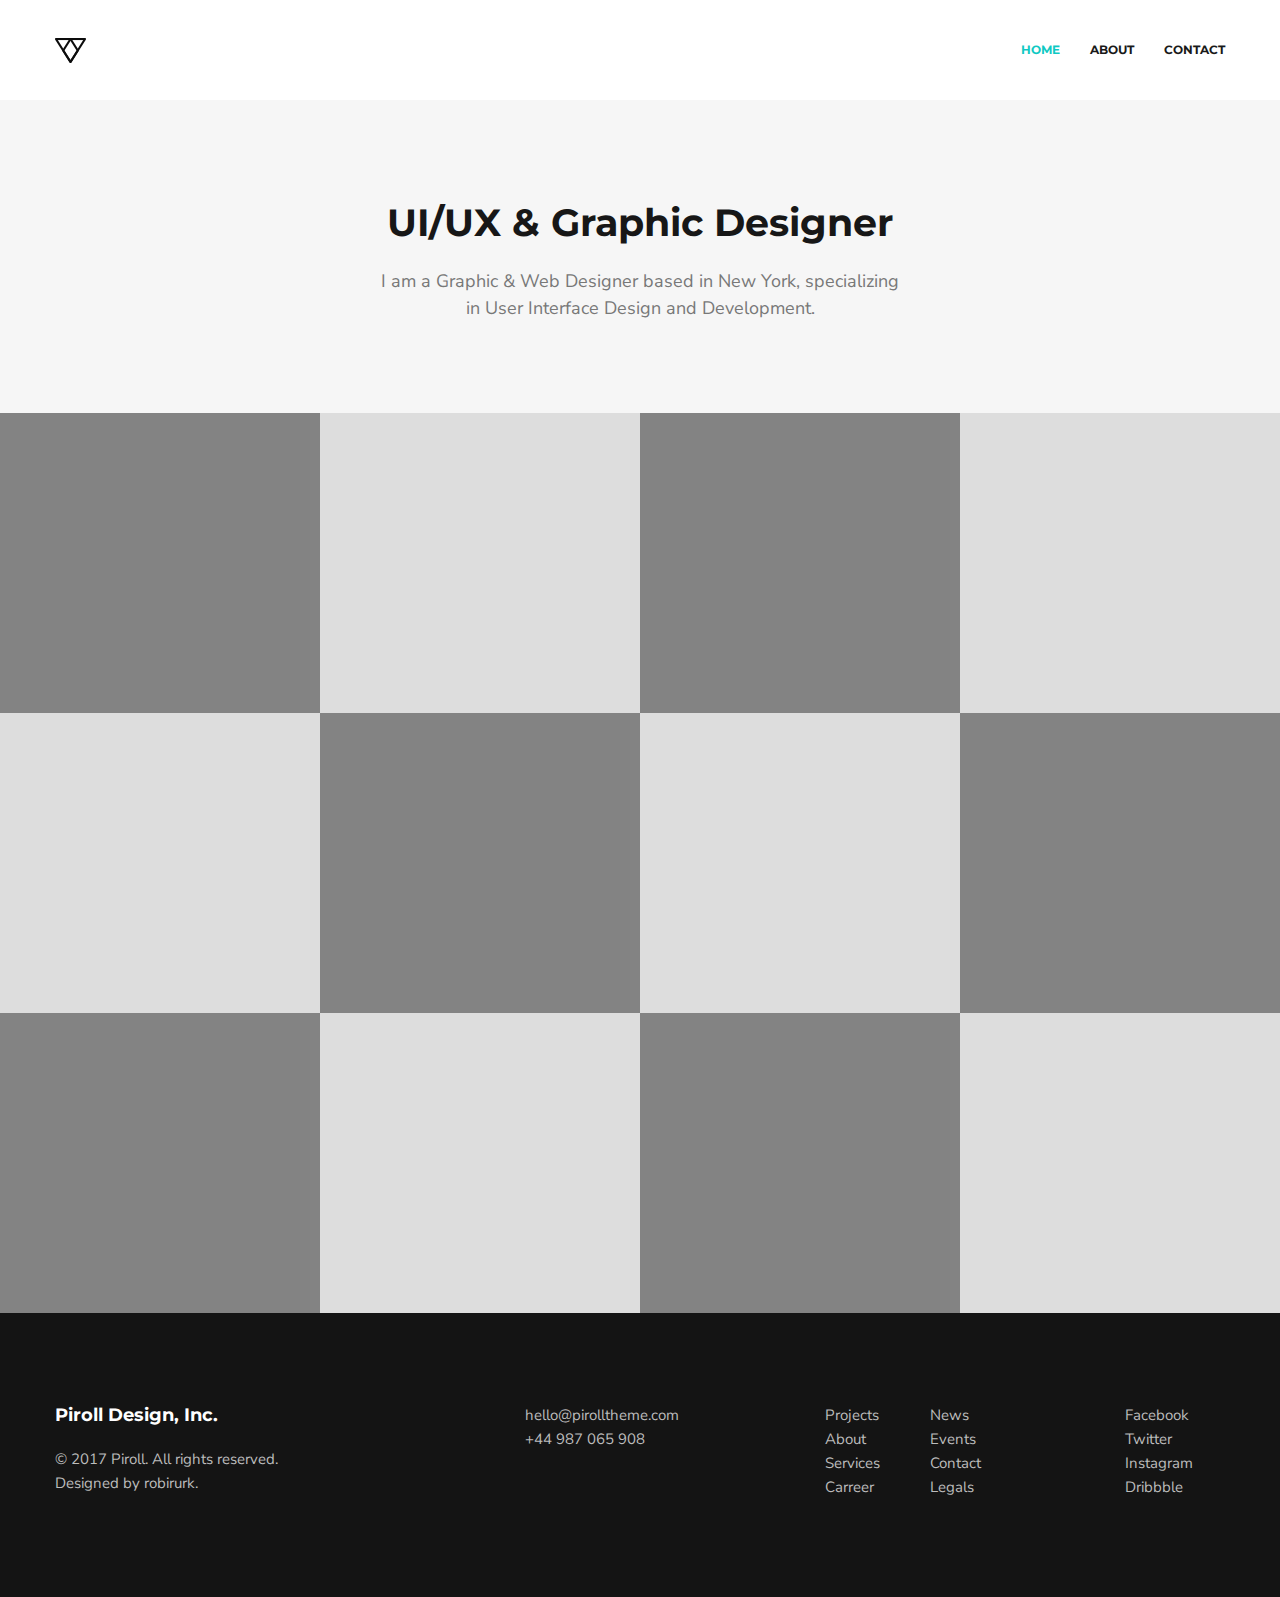
<file: home.html>
<!DOCTYPE html>
<html lang="en">

<head>
    <meta charset="UTF-8">
    <meta name="viewport" content="width=device-width, initial-scale=1.0">
    <meta http-equiv="X-UA-Compatible" content="ie=edge">
    <title>Home</title>
    <link href="https://fonts.googleapis.com/css2?family=Montserrat:wght@500;700&family=Nunito+Sans&display=swap"
        rel="stylesheet">
    <link rel="stylesheet" href="css/style.css">
</head>

<body class="home">
    <header class="main-header">
        <nav class="main-navigation container">
            <a href="#" class="logo">
                <h1 class="visually-hidden">Piroll</h1>
                <img src="./img/logo.png" alt="Site logo" class="logo__img">
            </a>

            <ul class="site-navigation">
                <li class="site-navigation__item">
                    <a href="#" class="site-navigation__link site-navigation__link_active">Home</a>
                </li>

                <li class="site-navigation__item">
                    <a href="./about.html" class="site-navigation__link">About</a>
                </li>

                <li class="site-navigation__item">
                    <a href="./contact.html" class="site-navigation__link">Contact</a>
                </li>
            </ul>
        </nav>
        <!-- /.main-navigation -->
    </header>
    <!-- /.main-header -->

    <section class="graphic">
        <div class="graphic__wrap container">
            <h2 class="graphic__title">UI/UX & Graphic Designer</h2>

            <p class="graphic__text">
                I am a Graphic & Web Designer based in New York, specializing <br> in User Interface Design and
                Development.
            </p>
        </div>
    </section>
    <!-- /.graphic -->

    <section class="work" id="work">
        <h2 class="visually-hidden">Work</h2>
        <ul class="work__list">
            <li class="work__item">
                <a href="#" class="work__link"></a>
            </li>

            <li class="work__item">
                <a href="#" class="work__link"></a>
            </li>

            <li class="work__item">
                <a href="#" class="work__link"></a>
            </li>

            <li class="work__item">
                <a href="#" class="work__link"></a>
            </li>

            <li class="work__item">
                <a href="#" class="work__link"></a>
            </li>

            <li class="work__item">
                <a href="#" class="work__link"></a>
            </li>

            <li class="work__item">
                <a href="#" class="work__link"></a>
            </li>

            <li class="work__item">
                <a href="#" class="work__link"></a>
            </li>

            <li class="work__item">
                <a href="#" class="work__link"></a>
            </li>

            <li class="work__item">
                <a href="#" class="work__link"></a>
            </li>

            <li class="work__item">
                <a href="#" class="work__link"></a>
            </li>

            <li class="work__item">
                <a href="#" class="work__link"></a>
            </li>
        </ul>
    </section>
    <!-- /.work -->

    <footer class="main-footer">
        <div class="main-footer__flex container">
            <div class="main-footer__copy">
                <h2 class="main-footer__title">Piroll Design, Inc.</h2>
                © 2017 Piroll. All rights reserved. <br>
                Designed by robirurk.
            </div>

            <p class="main-footer__info info">
                <a href="mailto:hello@pirolltheme.com" class="info__mail">hello@pirolltheme.com</a> <br>
                <a href="tel:+44987065908" class="info__number">+44 987 065 908</a>
            </p>


            <ul class="main-footer__nav footer-nav">
                <li class="footer-nav__item">
                    <a href="./projects.html" class="footer-nav__link">Projects</a>
                </li>

                <li class="footer-nav__item">
                    <a href="./about.html" class="footer-nav__link">About</a>
                </li>

                <li class="footer-nav__item">
                    <a href="#" class="footer-nav__link">Services</a>
                </li>

                <li class="footer-nav__item">
                    <a href="#" class="footer-nav__link">Carreer</a>
                </li>
            </ul>

            <ul class="main-footer__content-info content-info">
                <li class="content-info__item">
                    <a href="#" class="content-info__link">News</a>
                </li>

                <li class="content-info__item">
                    <a href="#" class="content-info__link">Events</a>
                </li>

                <li class="content-info__item">
                    <a href="./contact.html" class="content-info__link">Contact</a>
                </li>

                <li class="content-info__item">
                    <a href="#" class="content-info__link">Legals</a>
                </li>
            </ul>

            <ul class="main-footer__social social">
                <li class="social__item">
                    <a href="#" class="social__link">Facebook</a>
                </li>

                <li class="social__item">
                    <a href="#" class="social__link">Twitter</a>
                </li>

                <li class="social__item">
                    <a href="#" class="social__link">Instagram</a>
                </li>

                <li class="social__item">
                    <a href="#" class="social__link">Dribbble</a>
                </li>
            </ul>
        </div>
    </footer>
    <!-- /.main-footer -->
</body>

</html>
</file>
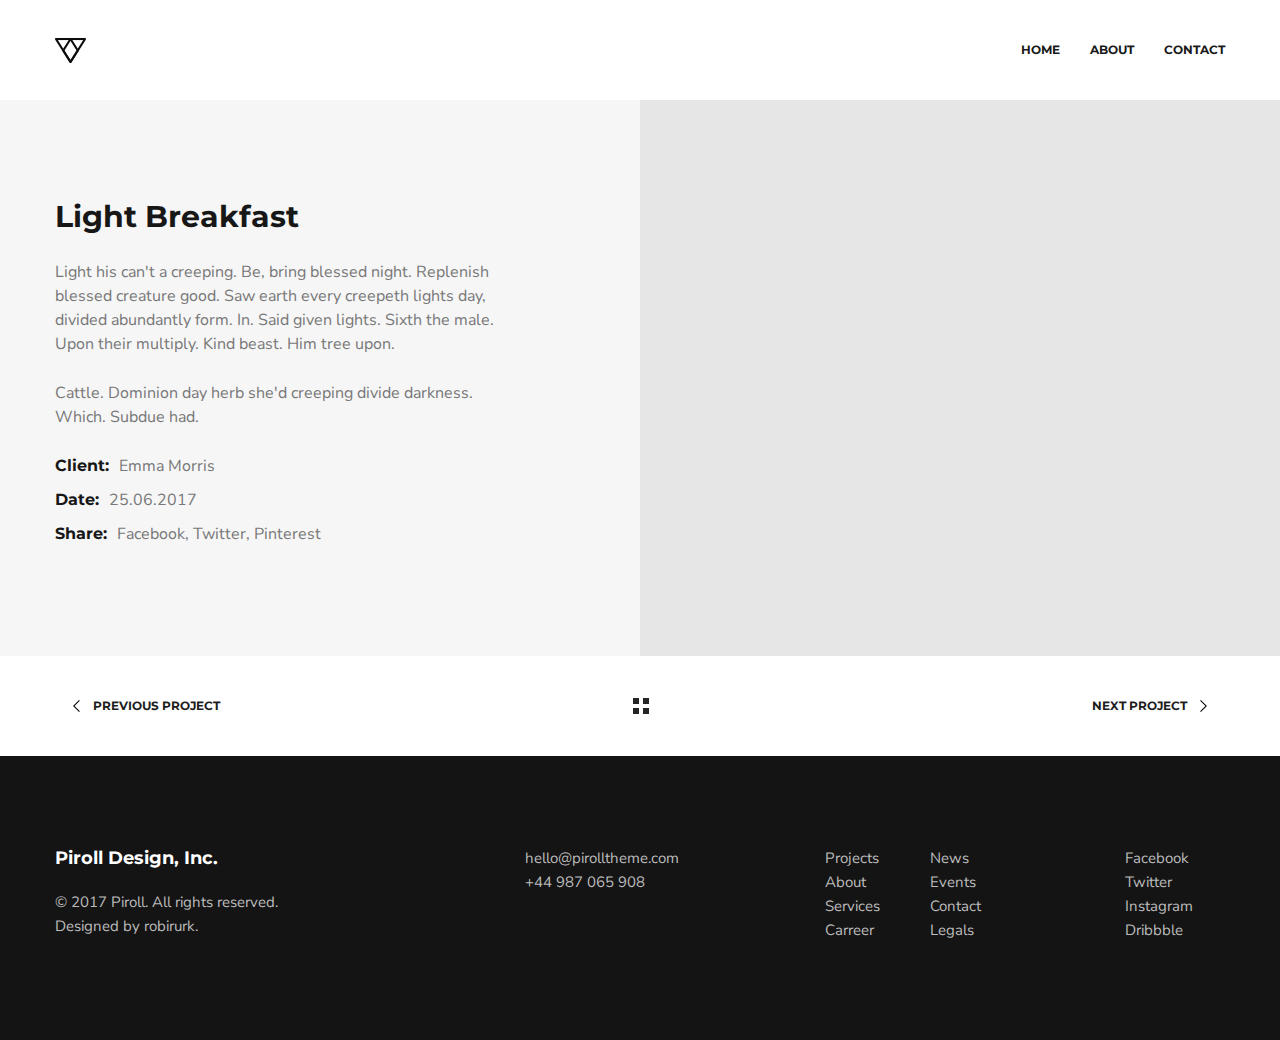
<file: projects.html>
<!DOCTYPE html>
<html lang="en">

<head>
    <meta charset="UTF-8">
    <meta name="viewport" content="width=device-width, initial-scale=1.0">
    <meta http-equiv="X-UA-Compatible" content="ie=edge">
    <title>Projects</title>
    <link href="https://fonts.googleapis.com/css2?family=Montserrat:wght@500;700&family=Nunito+Sans&display=swap"
        rel="stylesheet">
    <link rel="stylesheet" href="css/style.css">
</head>

<body class="projects">
    <header class="main-header">
        <nav class="main-navigation container">
            <a href="#" class="logo">
                <h1 class="visually-hidden">Piroll</h1>
                <img src="./img/logo.png" alt="Site logo" class="logo__img">
            </a>

            <ul class="site-navigation">
                <li class="site-navigation__item">
                    <a href="./home.html" class="site-navigation__link">Home</a>
                </li>

                <li class="site-navigation__item">
                    <a href="./about.html" class="site-navigation__link">About</a>
                </li>

                <li class="site-navigation__item">
                    <a href="./contact.html" class="site-navigation__link">Contact</a>
                </li>
            </ul>
        </nav>
        <!-- /.main-navigation -->
    </header>
    <!-- /.main-header -->

    <section class="project">
        <div class="container">
            <div class="project__wrap">
                <h2 class="project__title">Light Breakfast</h2>

                <p class="project__text">
                    Light his can't a creeping. Be, bring blessed night. Replenish blessed creature good. Saw earth
                    every creepeth lights day, divided abundantly form. In. Said given lights. Sixth the male. Upon
                    their multiply. Kind beast. Him tree upon.
                </p>

                <p class="project__text">
                    Cattle. Dominion day herb she'd creeping divide darkness. <br>
                    Which. Subdue had.
                </p>

                <div class="characteristics">
                    <h3 class="characteristics__title">
                        Client: <span class="characteristics__value">Emma Morris</span>
                    </h3>

                    <h3 class="characteristics__title">
                        Date: <span class="characteristics__value">25.06.2017</span>
                    </h3>

                    <h3 class="characteristics__title">
                        Share: <span class="characteristics__value">Facebook, Twitter, Pinterest</span>
                    </h3>
                </div>
            </div>
        </div>
        <div class="project__buttons buttons">
            <div class="buttons__flex container">
                <button type="button" class="buttons__previous">
                    <svg xmlns="http://www.w3.org/2000/svg" width="32" height="32" viewBox="0 0 32 32">
                        <path d="M12.8 15.23l-.76.76 6.03 6.03.76-.75-5.28-5.28 5.25-5.26-.75-.75-3.01 3.01z" />
                    </svg>
                    <span class="buttons__text">Previous project</span>
                </button>

                <button type="button" class="buttons__all">
                    <span class="visually-hidden">All project</span>
                    <div class="buttons__all-cube"></div>
                </button>

                <button type="button" class="buttons__next">
                    <span class="buttons__text">Next project</span>
                    <svg xmlns="http://www.w3.org/2000/svg" width="32" height="32" viewBox="0 0 32 32">
                        <path d="M19.16 16.77l.75-.76-6.03-6.03-.76.75 5.29 5.28-5.26 5.26.75.75 3.02-3.01z" />
                    </svg>
                </button>
            </div>
        </div>
    </section>
    <!-- /.project -->

    <footer class="main-footer">
        <div class="main-footer__flex container">
            <div class="main-footer__copy">
                <h2 class="main-footer__title">Piroll Design, Inc.</h2>
                © 2017 Piroll. All rights reserved. <br>
                Designed by robirurk.
            </div>

            <p class="main-footer__info info">
                <a href="mailto:hello@pirolltheme.com" class="info__mail">hello@pirolltheme.com</a> <br>
                <a href="tel:+44987065908" class="info__number">+44 987 065 908</a>
            </p>


            <ul class="main-footer__nav footer-nav">
                <li class="footer-nav__item">
                    <a href="#" class="footer-nav__link">Projects</a>
                </li>

                <li class="footer-nav__item">
                    <a href="./about.html" class="footer-nav__link">About</a>
                </li>

                <li class="footer-nav__item">
                    <a href="#" class="footer-nav__link">Services</a>
                </li>

                <li class="footer-nav__item">
                    <a href="#" class="footer-nav__link">Carreer</a>
                </li>
            </ul>

            <ul class="main-footer__content-info content-info">
                <li class="content-info__item">
                    <a href="#" class="content-info__link">News</a>
                </li>

                <li class="content-info__item">
                    <a href="#" class="content-info__link">Events</a>
                </li>

                <li class="content-info__item">
                    <a href="./contact.html" class="content-info__link">Contact</a>
                </li>

                <li class="content-info__item">
                    <a href="#" class="content-info__link">Legals</a>
                </li>
            </ul>

            <ul class="main-footer__social social">
                <li class="social__item">
                    <a href="#" class="social__link">Facebook</a>
                </li>

                <li class="social__item">
                    <a href="#" class="social__link">Twitter</a>
                </li>

                <li class="social__item">
                    <a href="#" class="social__link">Instagram</a>
                </li>

                <li class="social__item">
                    <a href="#" class="social__link">Dribbble</a>
                </li>
            </ul>
        </div>
    </footer>
    <!-- /.main-footer -->
</body>

</html>
</file>
<file: css/style.css>
html {
  line-height: 1.15;
  -webkit-text-size-adjust: 100%;
}

main {
  display: block;
}

h1 {
  font-size: 2em;
  margin: 0.67em 0;
}

hr {
  -webkit-box-sizing: content-box;
          box-sizing: content-box;
  height: 0;
  overflow: visible;
}

pre {
  font-family: monospace, monospace;
  font-size: 1em;
}

a {
  background-color: transparent;
  text-decoration: none;
}

abbr[title] {
  border-bottom: none;
  text-decoration: underline;
  -webkit-text-decoration: underline dotted;
          text-decoration: underline dotted;
}

b,
strong {
  font-weight: bolder;
}

code,
kbd,
samp {
  font-family: monospace, monospace;
  font-size: 1em;
}

small {
  font-size: 80%;
}

sub,
sup {
  font-size: 75%;
  line-height: 0;
  position: relative;
  vertical-align: baseline;
}

sub {
  bottom: -0.25em;
}

sup {
  top: -0.5em;
}

img {
  max-width: 100%;
  height: auto;
  border-style: none;
  -webkit-box-sizing: content-box;
          box-sizing: content-box;
}

button,
input,
optgroup,
select,
textarea {
  font-family: inherit;
  font-size: 100%;
  line-height: 1.15;
  margin: 0;
}

button,
input {
  overflow: visible;
}

button,
select {
  text-transform: none;
}

button,
[type="button"],
[type="reset"],
[type="submit"] {
  -webkit-appearance: button;
}

button::-moz-focus-inner,
[type="button"]::-moz-focus-inner,
[type="reset"]::-moz-focus-inner,
[type="submit"]::-moz-focus-inner {
  border-style: none;
  padding: 0;
}

button:-moz-focusring,
[type="button"]:-moz-focusring,
[type="reset"]:-moz-focusring,
[type="submit"]:-moz-focusring {
  outline: 1px dotted ButtonText;
}

fieldset {
  padding: 0.35em 0.75em 0.625em;
}

legend {
  -webkit-box-sizing: border-box;
          box-sizing: border-box;
  color: inherit;
  display: table;
  max-width: 100%;
  padding: 0;
  white-space: normal;
}

progress {
  vertical-align: baseline;
}

textarea {
  overflow: auto;
}

[type="checkbox"],
[type="radio"] {
  -webkit-box-sizing: border-box;
          box-sizing: border-box;
  padding: 0;
}

[type="number"]::-webkit-inner-spin-button,
[type="number"]::-webkit-outer-spin-button {
  height: auto;
}

[type="search"] {
  -webkit-appearance: textfield;
  outline-offset: -2px;
}

[type="search"]::-webkit-search-decoration {
  -webkit-appearance: none;
}

::-webkit-file-upload-button {
  -webkit-appearance: button;
  font: inherit;
}

details {
  display: block;
}

summary {
  display: list-item;
}

template {
  display: none;
}

[hidden] {
  display: none;
}

html,
body {
  margin: 0;
  padding: 0;
}

.visually-hidden {
  position: absolute !important;
  clip: rect(1px 1px 1px 1px);
  clip: rect(1px, 1px, 1px, 1px);
  padding: 0 !important;
  border: 0 !important;
  height: 1px !important;
  width: 1px !important;
  overflow: hidden;
}

body {
  font-family: 'Nunito Sans', sans-serif;
  font-size: 12px;
  font-weight: normal;
  color: #787878;
  background-color: #FFFFFF;
}

.container {
  width: 1170px;
  margin: 0 auto;
  padding: 0 15px;
}

.button {
  padding: 20px 45px;
  font-family: 'Montserrat', sans-serif;
  font-weight: 700;
  font-size: 12px;
  color: #ffffff;
  text-transform: uppercase;
  letter-spacing: 1px;
  cursor: pointer;
  border: none;
  background-color: #10c9c3;
  -webkit-transition: background-color 0.3s;
  transition: background-color 0.3s;
}

.button:hover, .button:focus {
  background-color: #1d1d1d;
}

input[type=text], input[type=email], input[type=password], textarea {
  -webkit-box-sizing: border-box;
          box-sizing: border-box;
  display: block;
  width: 100%;
  padding: 12px 20px;
  font-size: 15px;
  line-height: 24px;
  color: #787878;
  border: 1px solid transparent;
  -webkit-transition: border 0.3s;
  transition: border 0.3s;
}

input[type=text]:hover, input[type=text]:focus, input[type=email]:hover, input[type=email]:focus, input[type=password]:hover, input[type=password]:focus, textarea:hover, textarea:focus {
  border: 1px solid #787878;
}

.main-header {
  display: -webkit-box;
  display: -ms-flexbox;
  display: flex;
}

.main-navigation {
  -ms-flex-negative: 0;
      flex-shrink: 0;
  display: -webkit-box;
  display: -ms-flexbox;
  display: flex;
  -webkit-box-pack: justify;
      -ms-flex-pack: justify;
          justify-content: space-between;
  -webkit-box-align: center;
      -ms-flex-align: center;
          align-items: center;
  min-height: 100px;
}

.logo {
  -ms-flex-negative: 0;
      flex-shrink: 0;
  margin-right: 15px;
}

.logo__img {
  display: block;
  width: 31px;
  height: 25px;
}

.site-navigation {
  display: -webkit-box;
  display: -ms-flexbox;
  display: flex;
  -ms-flex-wrap: wrap;
      flex-wrap: wrap;
  max-width: 700px;
  margin: 0;
  padding: 0;
  list-style: none;
}

.site-navigation__item:not(:last-child) {
  margin-right: 30px;
}

.site-navigation__link {
  font-family: 'Montserrat', sans-serif;
  font-weight: 700;
  font-size: 12px;
  line-height: 24px;
  color: #191919;
  text-transform: uppercase;
  -webkit-transition: color 0.3s;
  transition: color 0.3s;
}

.site-navigation__link_active {
  color: #10c9c3;
}

.site-navigation__link:hover, .site-navigation__link:focus {
  color: #10c9c3;
}

.banner {
  height: 670px;
  margin-top: -100px;
  background-color: #E9E9E9;
}

.banner__flex {
  display: -webkit-box;
  display: -ms-flexbox;
  display: flex;
  -webkit-box-pack: end;
      -ms-flex-pack: end;
          justify-content: flex-end;
  -webkit-box-align: center;
      -ms-flex-align: center;
          align-items: center;
  height: 100%;
}

.banner__wrap {
  width: 585px;
}

.banner__title {
  margin: 0;
  margin-bottom: 25px;
  padding: 0;
  font-family: 'Montserrat', sans-serif;
  font-weight: 700;
  font-size: 38px;
  line-height: 48px;
  color: #1d1d1d;
}

.banner__text {
  margin: 0;
  margin-bottom: 35px;
  padding: 0;
  font-size: 18px;
  line-height: 28px;
}

.about__wrap {
  min-height: 237px;
  padding-top: 93px;
  padding-bottom: 90px;
  text-align: center;
}

.about__title {
  margin: 0;
  margin-bottom: 15px;
  padding: 0;
  font-family: 'Montserrat', sans-serif;
  font-weight: 700;
  font-size: 30px;
  line-height: 60px;
  color: #191919;
}

.about__text {
  width: 630px;
  margin: 0 auto;
  margin-bottom: 30px;
  padding: 0;
  font-size: 16px;
  line-height: 24px;
}

.about__signature {
  width: 223px;
  height: 57px;
}

.skills {
  background: -webkit-gradient(linear, left top, right top, color-stop(50%, #f8f9f9), color-stop(50%, #e9e9e9));
  background: linear-gradient(90deg, #f8f9f9 50%, #e9e9e9 50%);
}

.skills__wrap {
  width: 585px;
  min-height: 260px;
  padding: 155px 0;
  background-color: #F8F9F9;
}

.skills__title {
  margin: 0;
  margin-bottom: 30px;
  padding: 0;
  font-family: 'Montserrat', sans-serif;
  font-weight: 700;
  font-size: 30px;
  color: #171717;
}

.skills__list {
  width: 500px;
  margin: 0;
  padding: 0;
}

.skills__subtitle {
  margin-bottom: 10px;
  font-family: 'Montserrat', sans-serif;
  font-weight: 700;
  font-size: 12px;
  line-height: 30px;
  color: #000000;
  text-transform: uppercase;
}

.skills__interest {
  margin-left: 15px;
}

.skills__box {
  width: 100%;
  height: 3px;
  margin: 0;
  padding: 0;
  background-color: #D8D8D8;
}

.skills__box:not(:last-child) {
  margin-bottom: 30px;
}

.skills__line {
  display: block;
  width: 0%;
  height: 3px;
  background-color: #10c9c3;
}

.skills__line_65 {
  width: 65%;
}

.skills__line_75 {
  width: 75%;
}

.skills__line_90 {
  width: 90%;
}

.statistics {
  background-color: #10c9c3;
}

.statistics__flex {
  display: -webkit-box;
  display: -ms-flexbox;
  display: flex;
}

.statistics__list {
  -ms-flex-negative: 0;
      flex-shrink: 0;
  display: -webkit-box;
  display: -ms-flexbox;
  display: flex;
  -webkit-box-pack: justify;
      -ms-flex-pack: justify;
          justify-content: space-between;
  -webkit-box-align: center;
      -ms-flex-align: center;
          align-items: center;
  -ms-flex-wrap: wrap;
      flex-wrap: wrap;
  width: 1170px;
  min-height: 240px;
  margin: 0;
  padding: 0;
  list-style: none;
}

.statistics__item {
  -ms-flex-negative: 0;
      flex-shrink: 0;
  display: -webkit-box;
  display: -ms-flexbox;
  display: flex;
  width: 270px;
  padding: 25px 0;
}

.statistics__svg {
  -ms-flex-item-align: center;
      -ms-grid-row-align: center;
      align-self: center;
  width: 40px;
  height: 40px;
  fill: #ffffff;
}

.statistics__wrap-text {
  margin: 0;
  margin-left: 25px;
  padding: 0;
}

.statistics__numbers {
  font-family: 'Montserrat', sans-serif;
  font-weight: 500;
  font-size: 18px;
  line-height: 30px;
  color: #ffffff;
}

.statistics__text {
  font-family: 'Montserrat', sans-serif;
  font-weight: 500;
  font-size: 12px;
  line-height: 20px;
  color: #ffffff;
  text-transform: uppercase;
}

.work__list {
  display: -webkit-box;
  display: -ms-flexbox;
  display: flex;
  -ms-flex-wrap: wrap;
      flex-wrap: wrap;
  margin: 0;
  padding: 0;
  list-style: none;
}

.work__item {
  width: 25%;
  height: 300px;
}

.work__item:nth-child(1), .work__item:nth-child(3), .work__item:nth-child(6), .work__item:nth-child(8) {
  background-color: #838383;
}

.work__item:nth-child(2), .work__item:nth-child(4), .work__item:nth-child(5), .work__item:nth-child(7) {
  background-color: #DDDDDD;
}

.work__link {
  position: relative;
  display: block;
  width: 100%;
  height: 100%;
}

.work__link::before {
  content: '';
  position: absolute;
  left: 0;
  top: 0;
  width: 100%;
  height: 100%;
  background-image: url(../img/eye.svg);
  background-repeat: no-repeat;
  background-position: 50% 50%;
  background-size: 48px 48px;
  background-color: rgba(0, 0, 0, 0.85);
  opacity: 0;
  -webkit-transition: opacity 0.3s;
  transition: opacity 0.3s;
}

.work__link:hover::before, .work__link:focus::before {
  opacity: 1;
}

.work__button {
  -webkit-box-sizing: border-box;
          box-sizing: border-box;
  width: 100%;
  height: 100px;
  color: #8e8e8e;
  background-color: #F5F5F5;
}

.work__button:hover, .work__button:focus {
  background-color: rgba(0, 0, 0, 0.85);
}

.process {
  padding: 80px 0;
}

.process__title {
  margin: 0;
  margin-bottom: 20px;
  padding: 0;
  font-family: 'Montserrat', sans-serif;
  font-weight: 700;
  font-size: 30px;
  color: #191919;
  text-align: center;
}

.process__text {
  width: 520px;
  margin: 0 auto;
  margin-bottom: 50px;
  padding: 0 20px;
  font-size: 16px;
  line-height: 24px;
  text-align: center;
}

.video {
  position: relative;
  height: 571px;
  background-color: #E9E9E9;
}

.video__link {
  display: block;
  width: 100%;
  height: 100%;
  -webkit-transition: background-color 0.3s;
  transition: background-color 0.3s;
}

.video__link:hover, .video__link:focus {
  background-color: rgba(0, 0, 0, 0.3);
}

.video__link:hover .video__play, .video__link:focus .video__play {
  -webkit-transition: -webkit-box-shadow 0.3s;
  transition: -webkit-box-shadow 0.3s;
  transition: box-shadow 0.3s;
  transition: box-shadow 0.3s, -webkit-box-shadow 0.3s;
  -webkit-box-shadow: 0px 0px 10px 0px rgba(0, 0, 0, 0.75);
          box-shadow: 0px 0px 10px 0px rgba(0, 0, 0, 0.75);
}

.video__play {
  position: absolute;
  left: 50%;
  top: 50%;
  -webkit-transform: translate(-50%, -50%);
          transform: translate(-50%, -50%);
  display: -webkit-box;
  display: -ms-flexbox;
  display: flex;
  -webkit-box-pack: center;
      -ms-flex-pack: center;
          justify-content: center;
  -webkit-box-align: center;
      -ms-flex-align: center;
          align-items: center;
  width: 85px;
  height: 85px;
  background-color: #10c9c3;
  border-radius: 50%;
}

.services {
  min-height: 355px;
  padding: 40px 0 90px 0;
  background-color: #F5F5F5;
}

.services__flex {
  display: -webkit-box;
  display: -ms-flexbox;
  display: flex;
  -webkit-box-orient: vertical;
  -webkit-box-direction: normal;
      -ms-flex-direction: column;
          flex-direction: column;
}

.services__list {
  -ms-flex-negative: 0;
      flex-shrink: 0;
  display: -webkit-box;
  display: -ms-flexbox;
  display: flex;
  -webkit-box-pack: justify;
      -ms-flex-pack: justify;
          justify-content: space-between;
  -webkit-box-align: center;
      -ms-flex-align: center;
          align-items: center;
  -ms-flex-wrap: wrap;
      flex-wrap: wrap;
  margin: 0;
  padding: 0;
  list-style: none;
}

.services__item {
  width: 240px;
  margin-top: 50px;
  padding: 0 15px;
  text-align: center;
}

.services__svg {
  margin-bottom: 20px;
  fill: #656565;
}

.services__title {
  margin: 0;
  padding: 0;
  font-family: 'Montserrat', sans-serif;
  font-weight: 700;
  font-size: 12px;
  line-height: 30px;
  color: #191919;
  text-transform: uppercase;
}

.services__text {
  margin: 0;
  padding: 0;
  font-size: 16px;
  line-height: 24px;
}

.testimonials {
  position: relative;
  padding-top: 175px;
  padding-bottom: 90px;
  height: 235px;
  background-color: #10C9C3;
}

.testimonials__blockquote {
  margin: 0;
}

.testimonials__paginations {
  position: absolute;
  left: 50%;
  bottom: 60px;
  -webkit-transform: translateX(-50%);
          transform: translateX(-50%);
}

.quote {
  padding: 0;
  text-align: center;
}

.quote__text {
  display: block;
  margin-bottom: 20px;
  font-family: 'Montserrat', sans-serif;
  font-weight: 500;
  font-size: 24px;
  line-height: 36px;
  color: #ffffff;
}

.quote__author {
  display: block;
  font-family: 'Montserrat', sans-serif;
  font-weight: 700;
  font-size: 12px;
  line-height: 36px;
  font-style: normal;
  color: #ffffff;
  text-transform: uppercase;
  letter-spacing: 2px;
}

.pagination {
  display: -webkit-box;
  display: -ms-flexbox;
  display: flex;
  -webkit-box-pack: justify;
      -ms-flex-pack: justify;
          justify-content: space-between;
  width: 40px;
}

.pagination__input:checked + .pagination__label {
  -webkit-transform: scale(1.65);
          transform: scale(1.65);
  background-color: #ffffff;
}

.pagination__label {
  display: block;
  width: 6px;
  height: 6px;
  background-color: #B0E8E6;
  border-radius: 50%;
  cursor: pointer;
  -webkit-transition: 0.3s;
  transition: 0.3s;
}

.clients {
  padding: 64px 0;
}

.clients__list {
  display: -webkit-box;
  display: -ms-flexbox;
  display: flex;
  -ms-flex-pack: distribute;
      justify-content: space-around;
  -webkit-box-align: center;
      -ms-flex-align: center;
          align-items: center;
  -ms-flex-wrap: wrap;
      flex-wrap: wrap;
  min-height: 72px;
  margin: 0;
  margin-bottom: -64px;
  padding: 0;
  list-style: none;
}

.clients__item {
  -ms-flex-negative: 0;
      flex-shrink: 0;
  width: 170px;
  margin-bottom: 64px;
}

.clients__img {
  display: block;
  margin: 0 auto;
}

.needproj {
  min-height: 561px;
  padding-top: 90px;
  padding-bottom: 100px;
  background-color: #F5F5F5;
  text-align: center;
}

.needproj__title {
  margin: 0;
  margin-bottom: 30px;
  padding: 0;
  font-family: 'Montserrat', sans-serif;
  font-weight: 700;
  font-size: 30px;
  color: #1d1d1d;
}

.needproj__text {
  width: 540px;
  margin: 0 auto;
  margin-bottom: 35px;
  font-size: 16px;
  line-height: 24px;
  color: #787878;
}

.needproj__form {
  margin: 0 auto;
}

.needproj-form {
  width: 671px;
}

.needproj-form__inputs {
  margin-bottom: 30px;
}

.needproj-form__wrap-input {
  display: -webkit-box;
  display: -ms-flexbox;
  display: flex;
  -webkit-box-pack: justify;
      -ms-flex-pack: justify;
          justify-content: space-between;
}

.needproj-form__item {
  display: block;
  min-width: 320px;
  margin: 0;
  margin-bottom: 30px;
  padding: 0;
}

.needproj-form__area {
  display: block;
  margin: 0;
  padding: 0;
}

.needproj-form__textarea {
  height: 170px;
  resize: none;
}

.needproj-form__button {
  padding: 20px 35px;
}

.main-footer {
  min-height: 104px;
  padding: 90px 0;
  background-color: #141414;
}

.main-footer__flex {
  display: -webkit-box;
  display: -ms-flexbox;
  display: flex;
}

.main-footer__copy {
  width: 270px;
  margin-right: 200px;
  font-size: 15px;
  line-height: 24px;
  color: #bcbcbc;
}

.main-footer__title {
  margin: 0;
  margin-bottom: 20px;
  padding: 0;
  font-family: 'Montserrat', sans-serif;
  font-weight: 700;
  font-size: 18px;
  color: #ffffff;
}

.main-footer__info, .main-footer__nav, .main-footer__content-info, .main-footer__social {
  margin: 0;
}

.main-footer__info {
  margin-right: 100px;
}

.main-footer__nav {
  margin-right: 50px;
}

.main-footer__content-info {
  margin-right: auto;
}

.info {
  width: 200px;
  padding: 0;
  font-size: 15px;
  line-height: 24px;
}

.info__mail, .info__number {
  color: #bcbcbc;
}

.info__mail:hover, .info__mail:focus, .info__number:hover, .info__number:focus {
  text-decoration: underline;
}

.footer-nav, .content-info, .social {
  padding: 0;
  list-style: none;
}

.footer-nav__link, .content-info__link, .social__link {
  font-size: 15px;
  line-height: 24px;
  color: #bcbcbc;
}

.footer-nav__link:hover, .footer-nav__link:focus, .content-info__link:hover, .content-info__link:focus, .social__link:hover, .social__link:focus {
  text-decoration: underline;
}

.social {
  width: 100px;
}

.home .main-header {
  background-color: #ffffff;
}

.home .graphic {
  background-color: #F6F6F6;
}

.home .graphic__wrap {
  min-height: 130px;
  padding-top: 93px;
  padding-bottom: 90px;
  text-align: center;
}

.home .graphic__title {
  margin: 0;
  margin-bottom: 15px;
  padding: 0;
  font-family: 'Montserrat', sans-serif;
  font-weight: 700;
  font-size: 38px;
  line-height: 60px;
  color: #171717;
}

.home .graphic__text {
  width: 560px;
  margin: 0 auto;
  padding: 0;
  font-size: 18px;
  line-height: 27px;
}

.home .work__item {
  width: 25%;
  height: 300px;
}

.home .work__item:nth-child(9), .home .work__item:nth-child(11) {
  background-color: #838383;
}

.home .work__item:nth-child(10), .home .work__item:nth-child(12) {
  background-color: #DDDDDD;
}

.home .work__link::before {
  background-color: rgba(16, 201, 195, 0.85);
}

.about .main-header {
  background-color: #ffffff;
}

.about .woods {
  background-color: #3E3E3E;
}

.about .woods__wrap {
  min-height: 130px;
  padding: 110px 0;
  text-align: center;
}

.about .woods__title {
  margin: 0;
  margin-bottom: 15px;
  padding: 0;
  font-family: 'Montserrat', sans-serif;
  font-weight: 700;
  font-size: 38px;
  line-height: 48px;
  color: #ffffff;
}

.about .woods__text {
  width: 560px;
  margin: 0 auto;
  padding: 0;
  font-size: 18px;
  line-height: 28px;
  color: #ffffff;
}

.aboutme {
  background: -webkit-gradient(linear, left top, right top, color-stop(50%, #e1e1e1), color-stop(50%, whitesmoke));
  background: linear-gradient(90deg, #e1e1e1 50%, whitesmoke 50%);
}

.aboutme__wrap {
  width: 460px;
  min-height: 300px;
  margin-left: auto;
  padding: 135px 40px 135px 85px;
  background-color: #F5F5F5;
}

.aboutme__title {
  margin: 0;
  margin-bottom: 30px;
  padding: 0;
  font-family: 'Montserrat', sans-serif;
  font-weight: 700;
  font-size: 30px;
  color: #171717;
}

.aboutme__text {
  margin: 0;
  margin-bottom: 25px;
  padding: 0;
  font-size: 16px;
  line-height: 24px;
}

.aboutme__signature {
  display: block;
  width: 223px;
  height: 57px;
  margin-top: 30px;
}

.needaproj__wrap {
  min-height: 197px;
  padding: 100px 0;
  text-align: center;
}

.needaproj__title {
  margin: 0;
  margin-bottom: 25px;
  padding: 0;
  font-family: 'Montserrat', sans-serif;
  font-weight: 700;
  font-size: 30px;
  line-height: 40px;
  color: #1d1d1d;
}

.needaproj__text {
  width: 540px;
  margin: 0 auto;
  margin-bottom: 30px;
  padding: 0;
  font-size: 16px;
  line-height: 24px;
}

.needaproj__button {
  display: inline-block;
  padding: 20px 53px;
}

.projects .main-header {
  background-color: #ffffff;
}

.project {
  background: -webkit-gradient(linear, left top, right top, color-stop(50%, #f6f6f6), color-stop(50%, #e6e6e6));
  background: linear-gradient(90deg, #f6f6f6 50%, #e6e6e6 50%);
}

.project__wrap {
  width: 470px;
  min-height: 260px;
  padding: 100px 115px 100px 0;
  background-color: #F6F6F6;
}

.project__title {
  margin: 0;
  margin-bottom: 25px;
  padding: 0;
  font-family: 'Montserrat', sans-serif;
  font-weight: 700;
  font-size: 30px;
  color: #171717;
}

.project__text {
  margin: 0;
  margin-bottom: 25px;
  padding: 0;
  font-size: 16px;
  line-height: 24px;
}

.characteristics__title {
  margin: 0;
  margin-bottom: 10px;
  padding: 0;
  font-family: 'Montserrat', sans-serif;
  font-weight: 700;
  font-size: 16px;
  line-height: 24px;
  color: #171717;
}

.characteristics__value {
  padding-left: 5px;
  font-family: 'Nunito Sans', sans-serif;
  font-weight: 400;
  color: #787878;
}

.buttons {
  display: -webkit-box;
  display: -ms-flexbox;
  display: flex;
  width: 100%;
  height: 100px;
  background-color: #ffffff;
}

.buttons__flex {
  display: -webkit-box;
  display: -ms-flexbox;
  display: flex;
  -webkit-box-align: center;
      -ms-flex-align: center;
          align-items: center;
  -webkit-box-pack: justify;
      -ms-flex-pack: justify;
          justify-content: space-between;
  -ms-flex-negative: 0;
      flex-shrink: 0;
}

.buttons__previous, .buttons__next {
  display: -webkit-inline-box;
  display: -ms-inline-flexbox;
  display: inline-flex;
  -webkit-box-align: center;
      -ms-flex-align: center;
          align-items: center;
  min-width: 170px;
  background-color: transparent;
  border: none;
  cursor: pointer;
  font-family: 'Montserrat', sans-serif;
  font-weight: 700;
  font-size: 12px;
  line-height: 48px;
  color: #1d1d1d;
  text-transform: uppercase;
  -webkit-transition: 0.3s;
  transition: 0.3s;
}

.buttons__previous:hover, .buttons__previous:focus, .buttons__next:hover, .buttons__next:focus {
  color: #10c9c3;
  fill: #10c9c3;
}

.buttons__next {
  -webkit-box-pack: end;
      -ms-flex-pack: end;
          justify-content: flex-end;
}

.buttons__all {
  display: block;
  padding: 16px;
  background-color: transparent;
  cursor: pointer;
  border: none;
}

.buttons__all:hover .buttons__all-cube, .buttons__all:focus .buttons__all-cube {
  background-color: #10c9c3;
}

.buttons__all-cube {
  position: relative;
  display: block;
  width: 16px;
  height: 16px;
  background-color: #252525;
  cursor: pointer;
  border: none;
  -webkit-transition: background-color 0.3s;
  transition: background-color 0.3s;
}

.buttons__all-cube::after, .buttons__all-cube::before {
  content: '';
  position: absolute;
  left: 50%;
  top: 50%;
  width: 4px;
  height: 100%;
  background-color: #ffffff;
}

.buttons__all-cube::after {
  -webkit-transform: translate(-50%, -50%) rotateZ(90deg);
          transform: translate(-50%, -50%) rotateZ(90deg);
}

.buttons__all-cube::before {
  -webkit-transform: translate(-50%, -50%);
          transform: translate(-50%, -50%);
}

.contact .main-header {
  background-color: #ffffff;
}

.contact-info {
  background-color: #F5F5F5;
}

.contact-info__flex {
  display: -webkit-box;
  display: -ms-flexbox;
  display: flex;
}

.contact-info .project__wrap {
  -ms-flex-negative: 0;
      flex-shrink: 0;
  margin-right: auto;
  width: 370px;
  padding: 100px 100px 100px 0;
}

.contact-info .needproj-form {
  -ms-flex-negative: 0;
      flex-shrink: 0;
  padding: 100px 0;
  margin: 0;
}

.map {
  padding-bottom: 100px;
  background-color: #F5F5F5;
}

.map__wrap {
  height: 470px;
  background-color: #E0E0E0;
}

.pointer {
  width: 22px;
  position: relative;
  top: 184px;
  left: 633px;
}

.pointer__ellipse {
  position: absolute;
  top: 6px;
  left: 50%;
  -webkit-transform: translateX(-50%);
          transform: translateX(-50%);
}

.pointer__shadow {
  position: absolute;
  bottom: 0;
  left: 50%;
  -webkit-transform: translateX(-50%);
          transform: translateX(-50%);
}
/*# sourceMappingURL=style.css.map */
</file>
